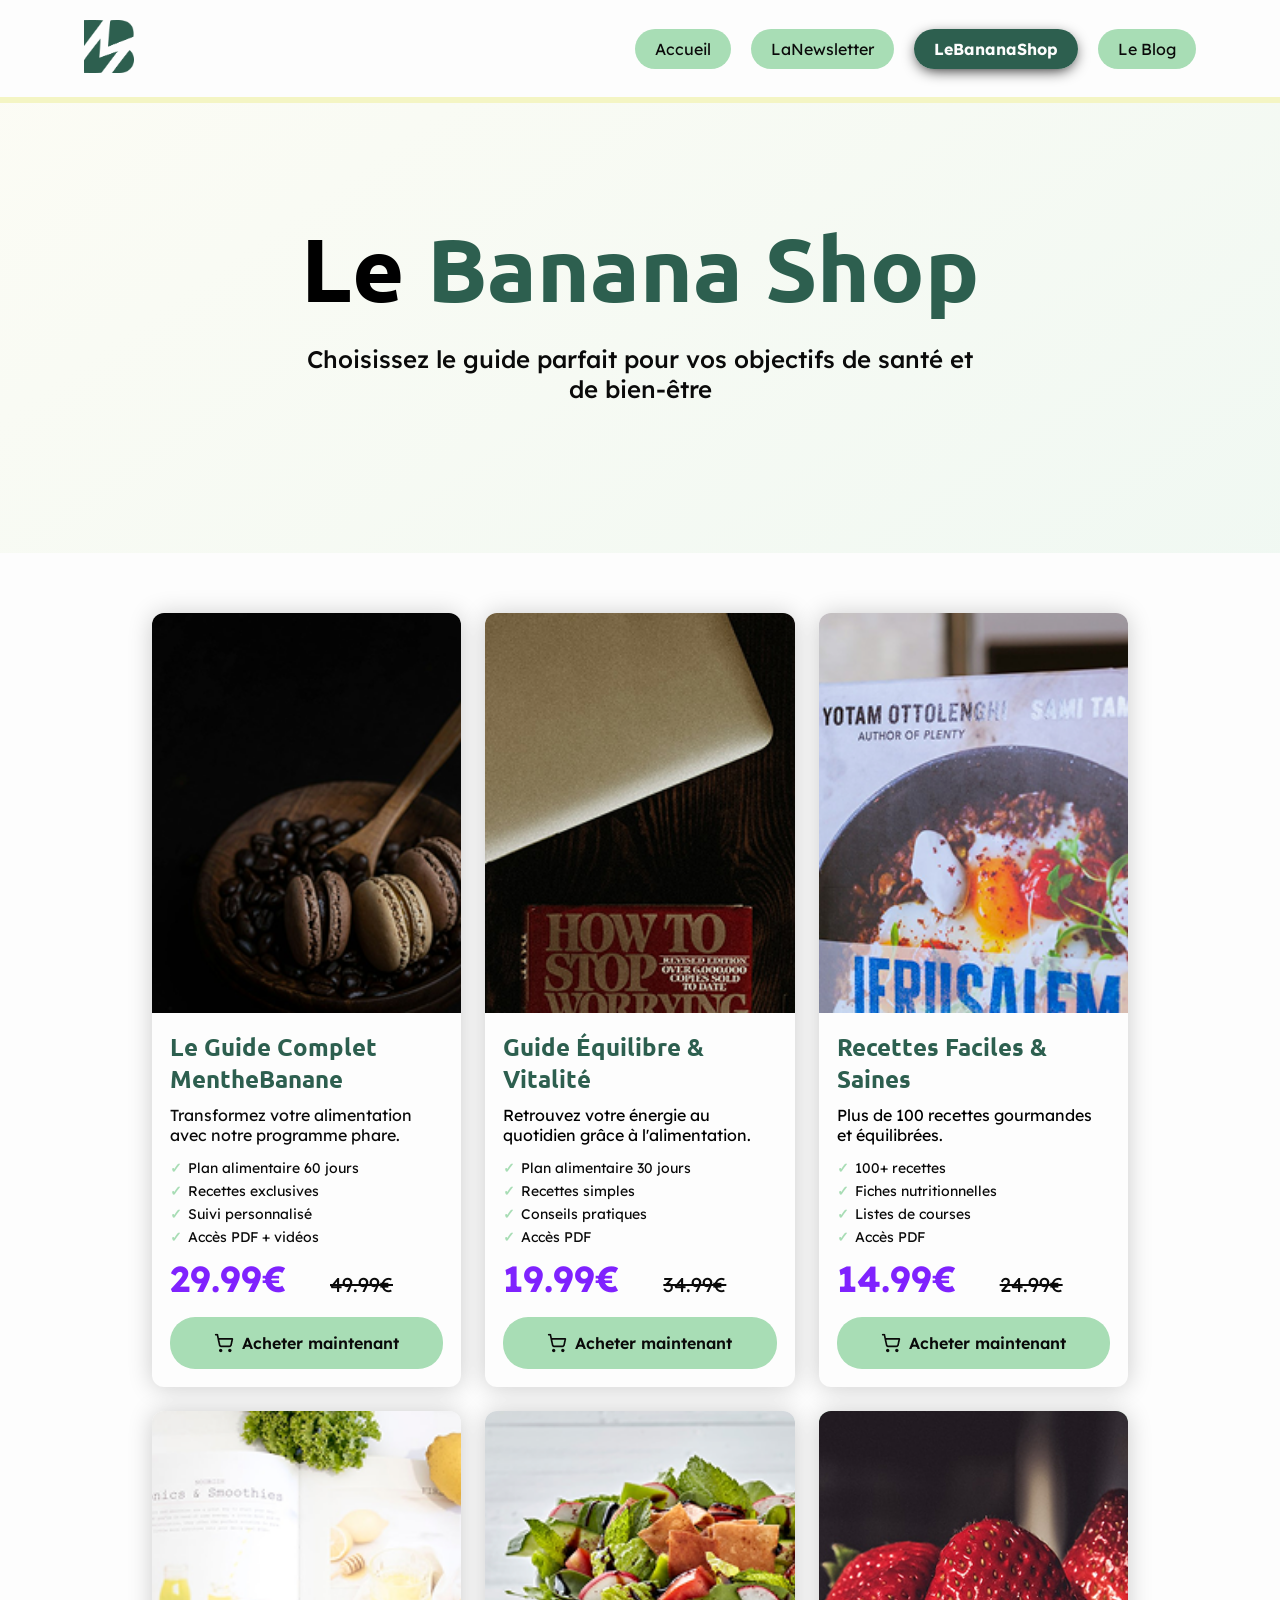
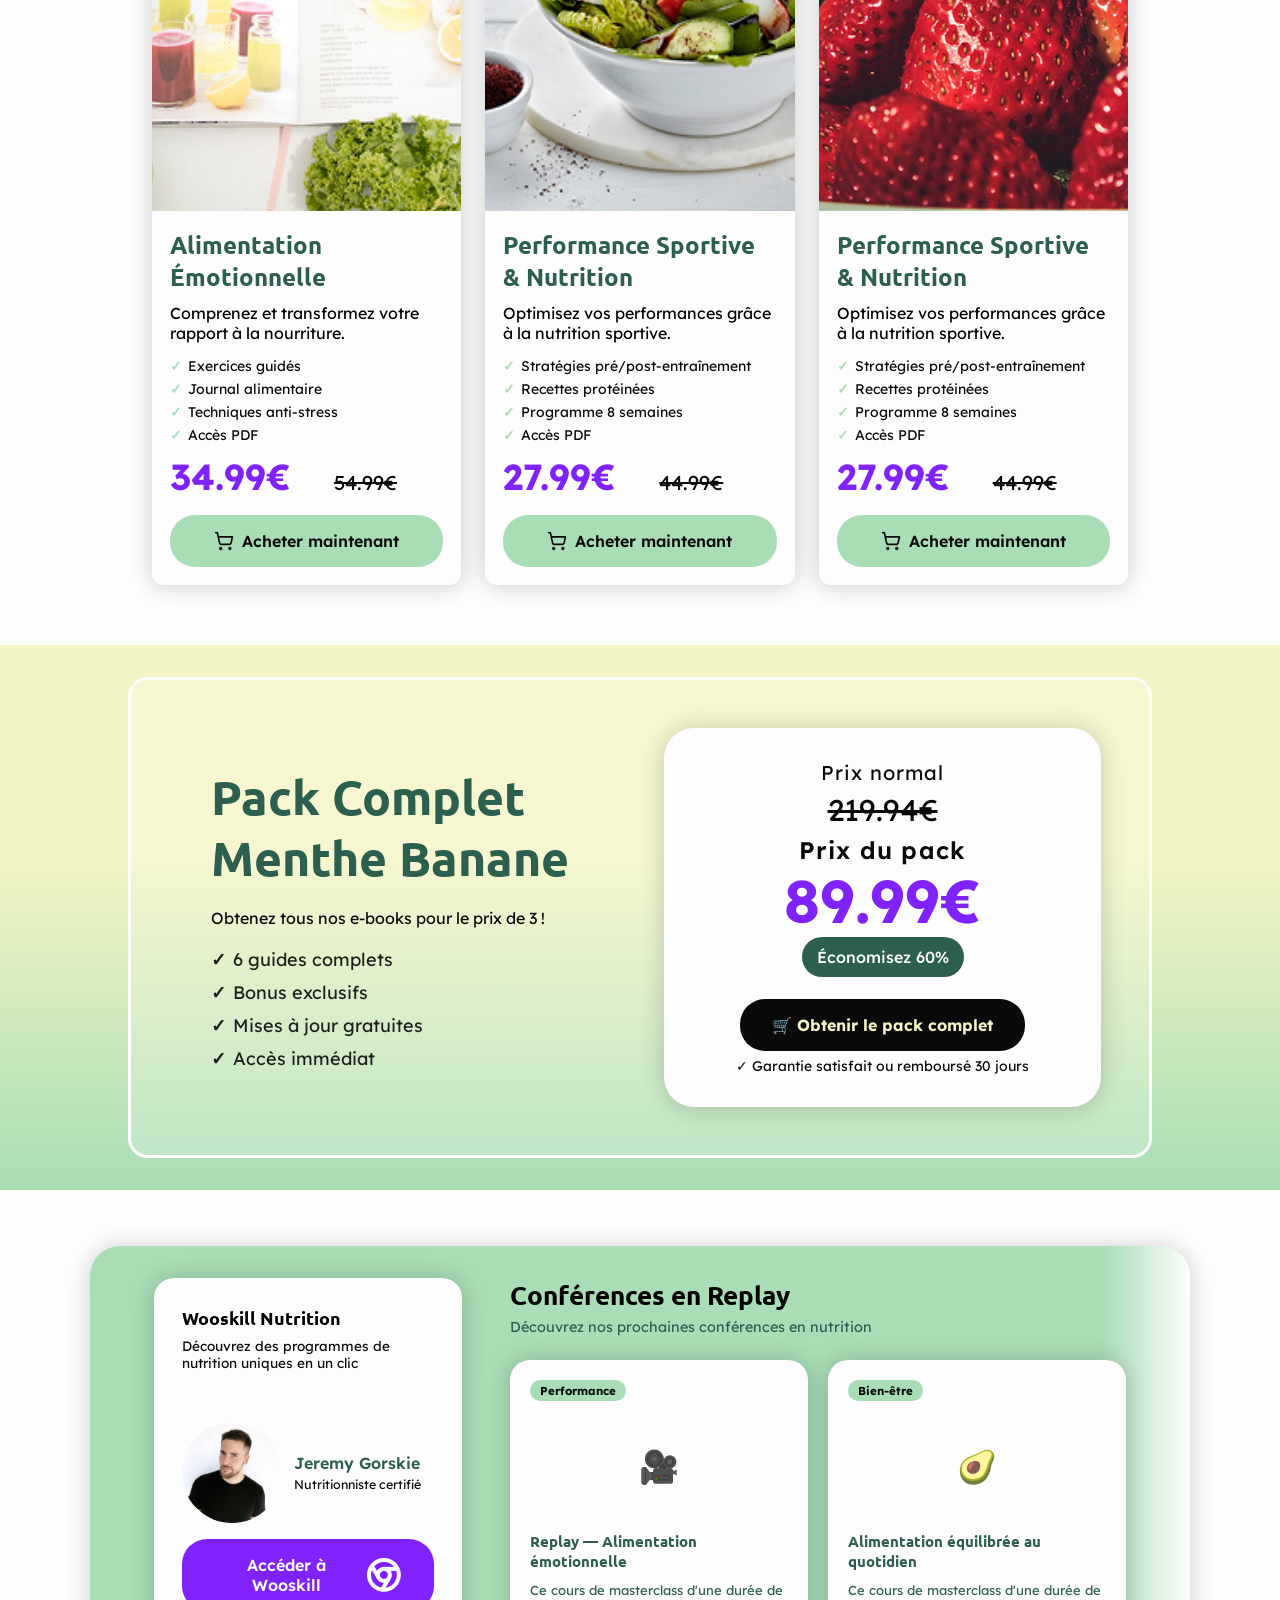
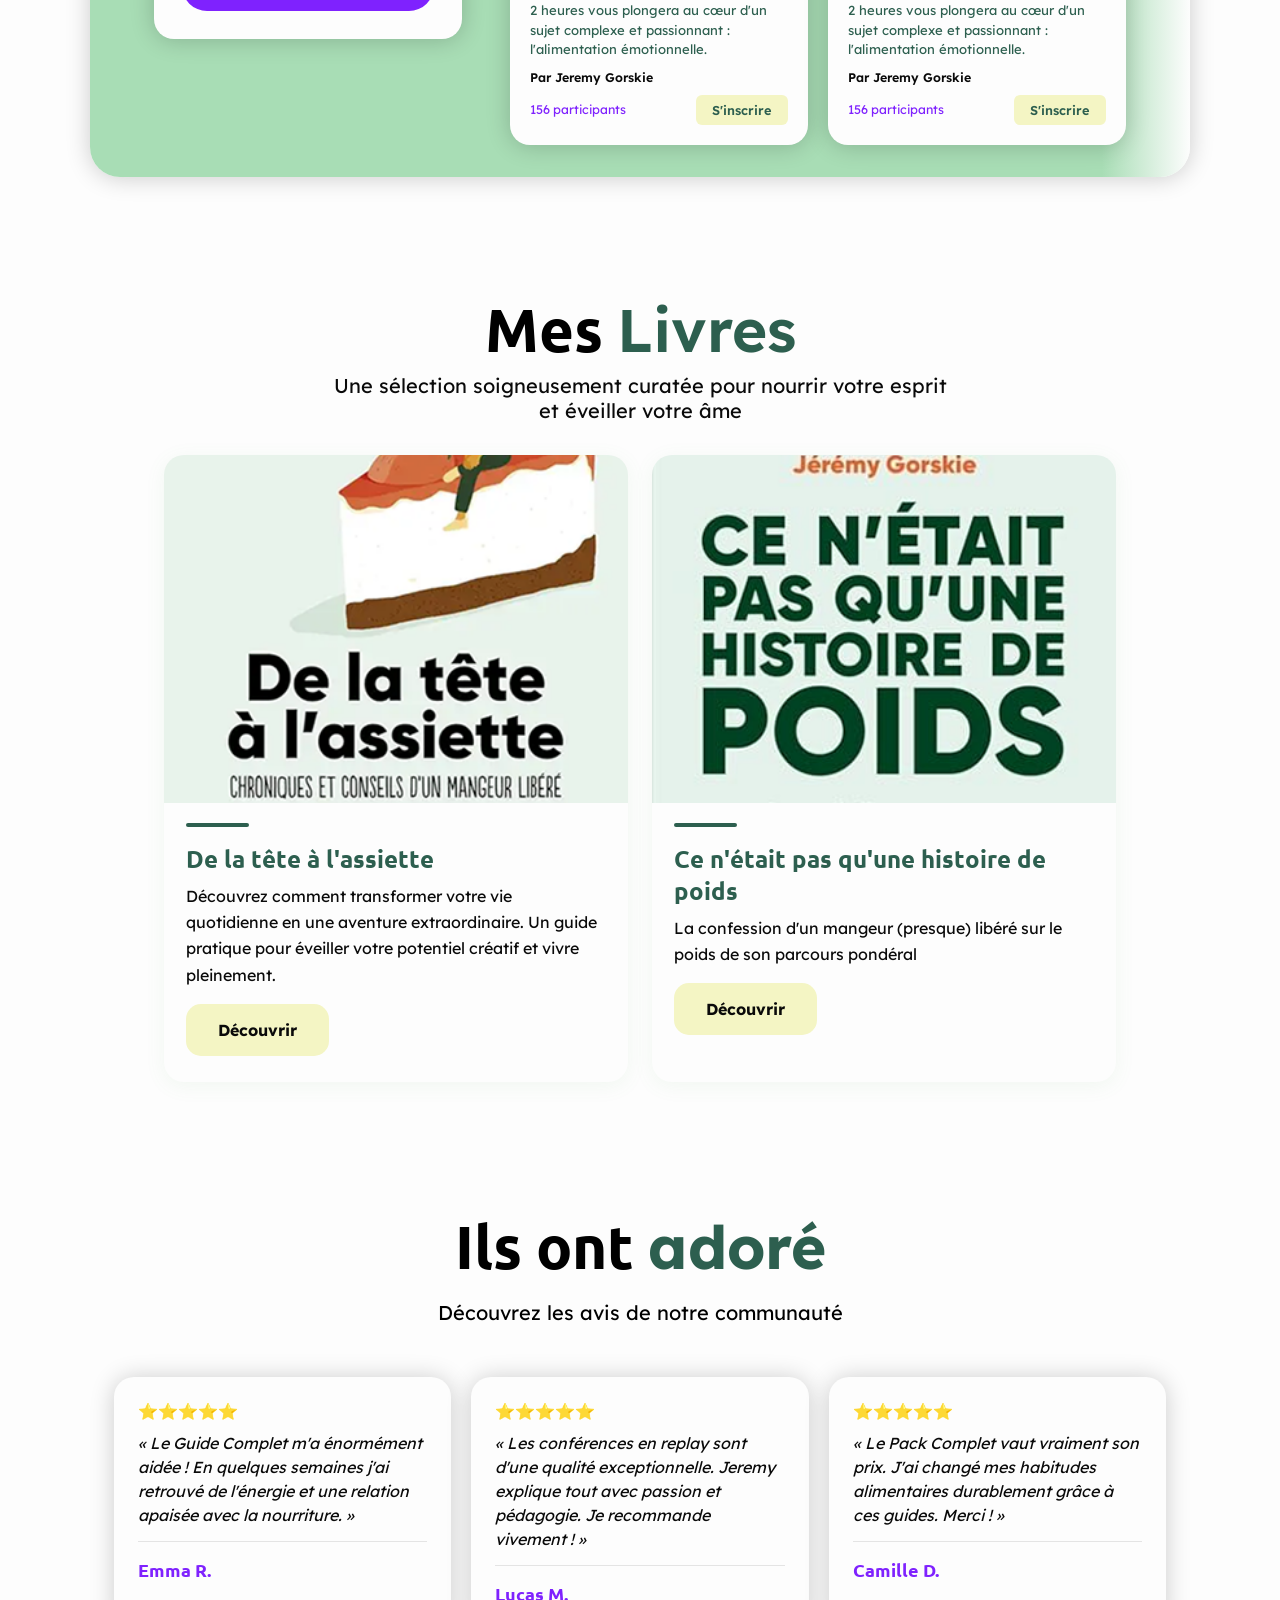
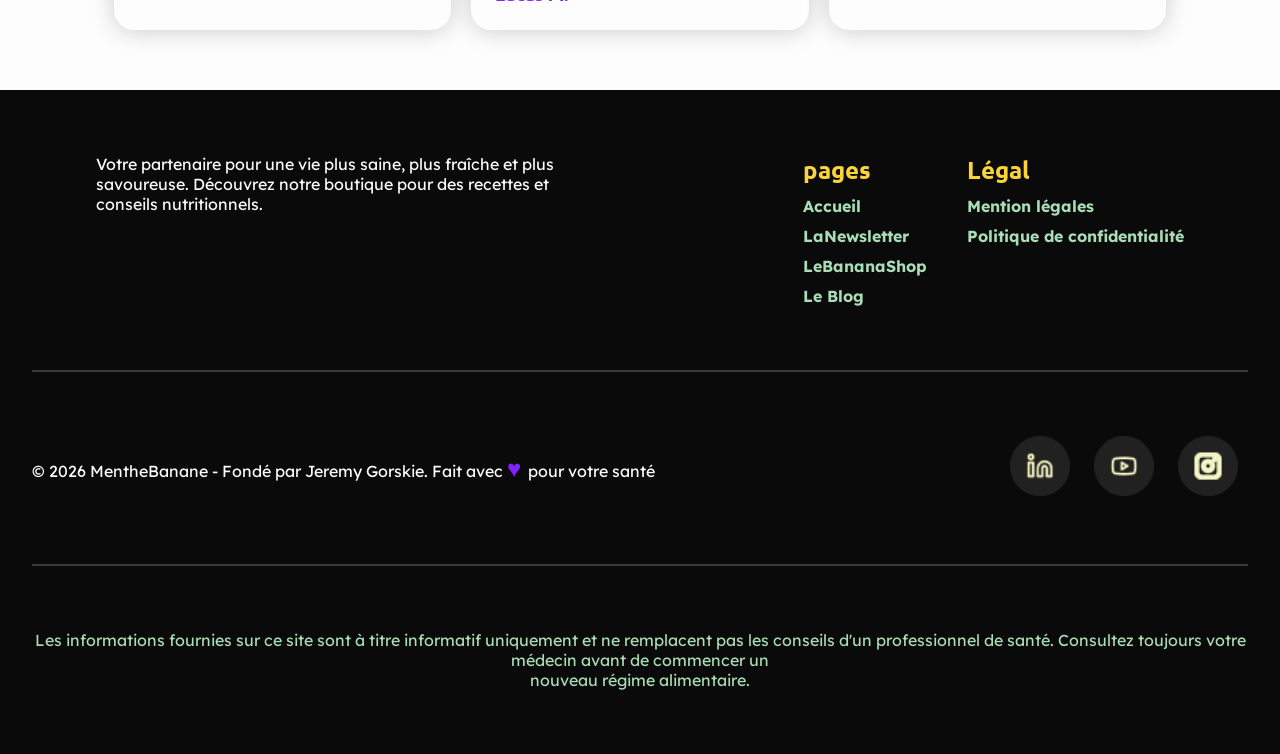
<file: bananaShop.html>
<!doctype html>
<html lang="fr">
  <head>
    <meta charset="UTF-8" />
    <meta name="viewport" content="width=device-width, initial-scale=1.0" />
    <title>Menthe-Banane</title>
    <link rel="stylesheet" href="style.css" />
    <link rel="stylesheet" href="banana.css" />
    <link rel="preconnect" href="https://fonts.googleapis.com" />
    <link rel="preconnect" href="https://fonts.gstatic.com" crossorigin />
    <link
      href="https://fonts.googleapis.com/css2?family=Caveat+Brush&family=Lexend:wght@100..900&family=Ubuntu:ital,wght@0,300;0,400;0,500;0,700;1,300;1,400;1,500;1,700&display=swap"
      rel="stylesheet"
    />
  </head>

  <body>
    <header>
      <nav>
        <a href="index.html"><img src="img/logo.png" alt="" /></a>
        <ul>
          <li><a href="index.html">Accueil</a></li>
          <li><a href="newsletter.html">LaNewsletter</a></li>
          <li><a class="click-nav" href="bananaShop.html">LeBananaShop</a></li>
          <li><a href="blog.html">Le Blog</a></li>
        </ul>
      </nav>
      <hr class="hr-header" />
    </header>

    <main>
      <section class="hero">
        <div class="hero-container">
          <h1>Le <span class="dark-green">Banana Shop</span></h1>
          <p class="hero-subtitle">
            Choisissez le guide parfait pour vos objectifs de santé et de
            bien-être
          </p>
        </div>
      </section>

      <!-- ══════════════════════════════════════════════════════════
     PRODUITS
══════════════════════════════════════════════════════════ -->
      <section class="shop">
        <div class="container-shop">
          <div class="shop-grid">
            <!-- Card 1 -->
            <article class="product-card">
              <div class="card-img-placeholder">
                <img class="card-img" src="img/macaron.png" alt="" />
              </div>
              <div class="card-body">
                <h3>Le Guide Complet MentheBanane</h3>
                <p class="card-label">
                  Transformez votre alimentation avec notre programme phare.
                </p>
                <ul class="features-shop">
                  <li>Plan alimentaire 60 jours</li>
                  <li>Recettes exclusives</li>
                  <li>Suivi personnalisé</li>
                  <li>Accès PDF + vidéos</li>
                </ul>
                <p class="price">
                  29.99€
                  <small>49.99€</small>
                </p>
                <button class="btn-green">
                  <img src="img/market.png" alt="" /> Acheter maintenant
                </button>
              </div>
            </article>

            <!-- Card 2 -->
            <article class="product-card">
              <div class="card-img-placeholder">
                <img class="card-img" src="img/pc.png" alt="" />
              </div>
              <div class="card-body">
                <h3>Guide Équilibre &amp; Vitalité</h3>
                <p>
                  Retrouvez votre énergie au quotidien grâce à l'alimentation.
                </p>
                <ul class="features-shop">
                  <li>Plan alimentaire 30 jours</li>
                  <li>Recettes simples</li>
                  <li>Conseils pratiques</li>
                  <li>Accès PDF</li>
                </ul>
                <p class="price">
                  19.99€
                  <small>34.99€</small>
                </p>
                <button class="btn-green">
                  <img src="img/market.png" alt="" /> Acheter maintenant
                </button>
              </div>
            </article>

            <!-- Card 3 -->
            <article class="product-card">
              <div class="card-img-placeholder">
                <img class="card-img" src="img/recette2.png" alt="" />
              </div>
              <div class="card-body">
                <h3>Recettes Faciles &amp; Saines</h3>
                <p>Plus de 100 recettes gourmandes et équilibrées.</p>
                <ul class="features-shop">
                  <li>100+ recettes</li>
                  <li>Fiches nutritionnelles</li>
                  <li>Listes de courses</li>
                  <li>Accès PDF</li>
                </ul>
                <p class="price">
                  14.99€
                  <small>24.99€</small>
                </p>
                <button class="btn-green">
                  <img src="img/market.png" alt="" /> Acheter maintenant
                </button>
              </div>
            </article>

            <!-- Card 4 -->
            <article class="product-card">
              <div class="card-img-placeholder">
                <img class="card-img" src="img/recette.png" alt="" />
              </div>
              <div class="card-body">
                <h3>Alimentation Émotionnelle</h3>
                <p>Comprenez et transformez votre rapport à la nourriture.</p>
                <ul class="features-shop">
                  <li>Exercices guidés</li>
                  <li>Journal alimentaire</li>
                  <li>Techniques anti-stress</li>
                  <li>Accès PDF</li>
                </ul>
                <p class="price">
                  34.99€
                  <small>54.99€</small>
                </p>
                <button class="btn-green">
                  <img src="img/market.png" alt="" /> Acheter maintenant
                </button>
              </div>
            </article>

            <!-- Card 5 -->
            <article class="product-card">
              <div class="card-img-placeholder">
                <img class="card-img" src="img/salade.png" alt="" />
              </div>
              <div class="card-body">
                <h3>Performance Sportive &amp; Nutrition</h3>
                <p>Optimisez vos performances grâce à la nutrition sportive.</p>
                <ul class="features-shop">
                  <li>Stratégies pré/post-entraînement</li>
                  <li>Recettes protéinées</li>
                  <li>Programme 8 semaines</li>
                  <li>Accès PDF</li>
                </ul>
                <p class="price">
                  27.99€
                  <small>44.99€</small>
                </p>
                <button class="btn-green">
                  <img src="img/market.png" alt="" /> Acheter maintenant
                </button>
              </div>
            </article>

            <!-- Card 6 -->
            <article class="product-card">
              <div class="card-img-placeholder">
                <img class="card-img" src="img/fraise.png" alt="" />
              </div>
              <div class="card-body">
                <h3>Performance Sportive &amp; Nutrition</h3>
                <p>Optimisez vos performances grâce à la nutrition sportive.</p>
                <ul class="features-shop">
                  <li>Stratégies pré/post-entraînement</li>
                  <li>Recettes protéinées</li>
                  <li>Programme 8 semaines</li>
                  <li>Accès PDF</li>
                </ul>
                <p class="price">
                  27.99€
                  <small>44.99€</small>
                </p>
                <button class="btn-green">
                  <img src="img/market.png" alt="" /> Acheter maintenant
                </button>
              </div>
            </article>
          </div>
        </div>
      </section>

      <!-- ══════════════════════════════════════════════════════════
     OFFRE SPÉCIALE
══════════════════════════════════════════════════════════ -->
      <div class="offer-back">
        <div>
          <aside class="special-offer section">
            <div class="pack">
              <h2>
                Pack Complet <br />
                Menthe Banane
              </h2>
              <p>Obtenez tous nos e-books pour le prix de 3 !</p>
              <ul>
                <li>6 guides complets</li>
                <li>Bonus exclusifs</li>
                <li>Mises à jour gratuites</li>
                <li>Accès immédiat</li>
              </ul>
            </div>
            <div class="offer-pricing">
              <span class="label">Prix normal</span>
              <p class="old-price">219.94€</p>
              <span class="label-2">Prix du pack</span>
              <p class="new-price">89.99€</p>
              <span class="saving">Économisez 60%</span>
              <button class="btn-green">🛒 Obtenir le pack complet</button>
              <p class="guarantee">
                ✓ Garantie satisfait ou remboursé 30 jours
              </p>
            </div>
          </aside>
        </div>
      </div>

      <!-- ══════════════════════════════════════════════════════════
     WOOSKILL + CONFÉRENCES
══════════════════════════════════════════════════════════ -->
      <section class="wooskill-section">
        <div class="container wooskill-inner">
          <!-- Wooskill card -->
          <div class="wooskill-card">
            <h4>Wooskill Nutrition</h4>
            <p>Découvrez des programmes de nutrition uniques en un clic</p>
            <div class="author-row">
              <div class="author-avatar">
                <img
                  src="img/jeremy.png"
                  alt=""
                  style="
                    width: 100px;
                    height: 100px;
                    border-radius: 50%;
                    object-fit: cover;
                    display: block;
                  "
                />
              </div>
              <div>
                <p class="author-name">Jeremy Gorskie</p>
                <span class="author-title">Nutritionniste certifié</span>
              </div>
            </div>
            <button class="btn-purple">
              Accéder à Wooskill <img src="img/Chrome.png" alt="" />
            </button>
          </div>

          <!-- Conférences -->
          <div class="conferences">
            <h2>Conférences en Replay</h2>
            <p>Découvrez nos prochaines conférences en nutrition</p>
            <div class="conf-grid">
              <article class="conf-card">
                <span class="conf-tag">Performance</span>
                <div class="conf-img-placeholder">🎥</div>
                <h3>Replay — Alimentation émotionnelle</h3>
                <p>
                  Ce cours de masterclass d'une durée de 2 heures vous plongera
                  au cœur d'un sujet complexe et passionnant : l'alimentation
                  émotionnelle.
                </p>
                <span class="conf-author">Par Jeremy Gorskie</span>
                <div class="conf-footer">
                  <p>156 participants</p>
                  <button>S'inscrire</button>
                </div>
              </article>

              <article class="conf-card">
                <span class="conf-tag">Bien-être</span>
                <div class="conf-img-placeholder">🥑</div>
                <h3>Alimentation équilibrée au quotidien</h3>
                <p>
                  Ce cours de masterclass d'une durée de 2 heures vous plongera
                  au cœur d'un sujet complexe et passionnant : l'alimentation
                  émotionnelle.
                </p>
                <span class="conf-author">Par Jeremy Gorskie</span>
                <div class="conf-footer">
                  <p>156 participants</p>
                  <button>S'inscrire</button>
                </div>
              </article>
            </div>
          </div>
        </div>
      </section>

      <!-- ══════════════════════════════════════════════════════════
     LIVRES
══════════════════════════════════════════════════════════ -->
      <!-- BOOKS -->
      <section class="books-section">
        <div class="books-header">
          <h2>Mes <span class="dark-green">Livres</span></h2>
          <p>
            Une sélection soigneusement curatée pour nourrir votre esprit <br />
            et éveiller votre âme
          </p>
        </div>

        <div class="books-grid">
          <div class="book-card">
            <img
              class="book-cover"
              src="img/livre 1.png"
              alt="De la tête à l'assiette"
            />
            <div class="book-body">
              <hr />
              <h3>De la tête à l'assiette</h3>
              <p>
                Découvrez comment transformer votre vie quotidienne en une
                aventure extraordinaire. Un guide pratique pour éveiller votre
                potentiel créatif et vivre pleinement.
              </p>
              <button class="btn-outline-book">
                <a
                  target="_blank"
                  style="text-decoration: none; color: var(--black)"
                  href="https://www.amazon.fr/t%C3%AAte-lassiette-Chroniques-conseils-mangeur/dp/2266343025/ref=sr_1_1?crid=32TIX7FGGVU2Q&dib=eyJ2IjoiMSJ9.ErMxaTdS1QAzVaqBw8o-euHZU_xElz7AiUZeGrHk2di7Ygdeo0oLIxEAvfDXQhOp.2zMLkLfJ_yro-TKgLHljjKNX1OFx0p4G7APKdXOt9Ig&dib_tag=se&keywords=j%C3%A9r%C3%A9my+gorskie&qid=1774432705&sprefix=%2Caps%2C241&sr=8-1"
                  >Découvrir</a
                >
              </button>
            </div>
          </div>

          <div class="book-card">
            <img
              class="book-cover"
              src="img/livre 2.png"
              alt="Ce n'était pas qu'une histoire de poids"
            />
            <div class="book-body">
              <hr />
              <h3>Ce n'était pas qu'une histoire de poids</h3>
              <p>
                La confession d'un mangeur (presque) libéré sur le poids de son
                parcours pondéral
              </p>
               <button class="btn-outline-book">
                <a
                  target="_blank"
                  style="text-decoration: none; color: var(--black)"
                  href="https://www.amazon.fr/n%C3%A9tait-pas-quune-histoire-poids-ebook/dp/B0CWK2VDG7/ref=sr_1_2?crid=32TIX7FGGVU2Q&dib=eyJ2IjoiMSJ9.ErMxaTdS1QAzVaqBw8o-euHZU_xElz7AiUZeGrHk2di7Ygdeo0oLIxEAvfDXQhOp.2zMLkLfJ_yro-TKgLHljjKNX1OFx0p4G7APKdXOt9Ig&dib_tag=se&keywords=j%C3%A9r%C3%A9my+gorskie&qid=1774432726&sprefix=%2Caps%2C241&sr=8-2"
                  >Découvrir</a
                >
              </button>
            </div>
          </div>
        </div>
      </section>

      <!-- ══════════════════════════════════════════════════════════
     AVIS
══════════════════════════════════════════════════════════ -->
      <section class="reviews-section">
        <div class="container">
          <div class="reviews-header">
            <h2 class="section-title">
              Ils ont <span class="dark-green">adoré</span>
            </h2>
            <p class="section-sub">Découvrez les avis de notre communauté</p>
          </div>
          <div class="reviews-grid">
            <article class="review-card">
              <p class="review-stars">⭐⭐⭐⭐⭐</p>
              <p class="review-text">
                « Le Guide Complet m'a énormément aidée ! En quelques semaines
                j'ai retrouvé de l'énergie et une relation apaisée avec la
                nourriture. »
              </p>
              <hr
                style="
                  background-color: rgba(10, 10, 10, 0.1);
                  margin-bottom: 1rem;
                  padding: 0.6px;
                  border: none;
                "
              />
              <h3 class="review-author">Emma R.</h3>
            </article>

            <article class="review-card">
              <p class="review-stars">⭐⭐⭐⭐⭐</p>
              <p class="review-text">
                « Les conférences en replay sont d'une qualité exceptionnelle.
                Jeremy explique tout avec passion et pédagogie. Je recommande
                vivement ! »
              </p>
              <hr
                style="
                  background-color: rgba(10, 10, 10, 0.1);
                  margin-bottom: 1rem;
                  padding: 0.6px;
                  border: none;
                "
              />
              <h3 class="review-author">Lucas M.</h3>
            </article>

            <article class="review-card">
              <p class="review-stars">⭐⭐⭐⭐⭐</p>
              <p class="review-text">
                « Le Pack Complet vaut vraiment son prix. J'ai changé mes
                habitudes alimentaires durablement grâce à ces guides. Merci ! »
              </p>
              <hr
                style="
                  background-color: rgba(10, 10, 10, 0.1);
                  margin-bottom: 1rem;
                  padding: 0.6px;
                  border: none;
                "
              />
              <h3 class="review-author">Camille D.</h3>
            </article>
          </div>
        </div>
      </section>
    </main>

    <footer>
      <div class="footer-up">
        <p>
          Votre partenaire pour une vie plus saine, plus fraîche et plus
          savoureuse. Découvrez notre boutique pour des recettes et conseils
          nutritionnels.
        </p>
        <div class="link-container">
          <div class="link-footer">
            <h4>pages</h4>
            <ul>
              <li><a href="index.html">Accueil</a></li>
              <li><a href="newsletter.html">LaNewsletter</a></li>
              <li><a href="banana.html">LeBananaShop</a></li>
              <li><a href="blog.html">Le Blog</a></li>
            </ul>
          </div>
          <div class="link-footer">
            <h4>Légal</h4>
            <ul>
              <li><a href="#">Mention légales</a></li>
              <li><a href="#">Politique de confidentialité</a></li>
            </ul>
          </div>
        </div>
      </div>

      <hr class="hr-footer" />

      <div class="footer-midle">
        <p>
          © 2026 MentheBanane - Fondé par Jeremy Gorskie. Fait avec
          <span> ♥ </span> pour votre santé
        </p>
        <div>
          <a
            target="_blank"
            href="https://www.linkedin.com/in/jeremy-gorskie-aa960a170/"
            ><img src="img/Link.png" alt=""
          /></a>
          <a target="_blank" href="https://www.youtube.com/@Menthe_Banane"
            ><img src="img/yout.png" alt=""
          /></a>
          <a target="_blank" href="https://www.instagram.com/menthe_banane/"
            ><img src="img/insta.png" alt=""
          /></a>
        </div>
      </div>

      <hr class="hr-footer" />

      <p class="light-green footer-down">
        Les informations fournies sur ce site sont à titre informatif uniquement
        et ne remplacent pas les conseils d'un professionnel de santé. Consultez
        toujours votre médecin avant de commencer un <br />
        nouveau régime alimentaire.
      </p>
    </footer>

    <script src="app.js"></script>
  </body>
</html>
</file>
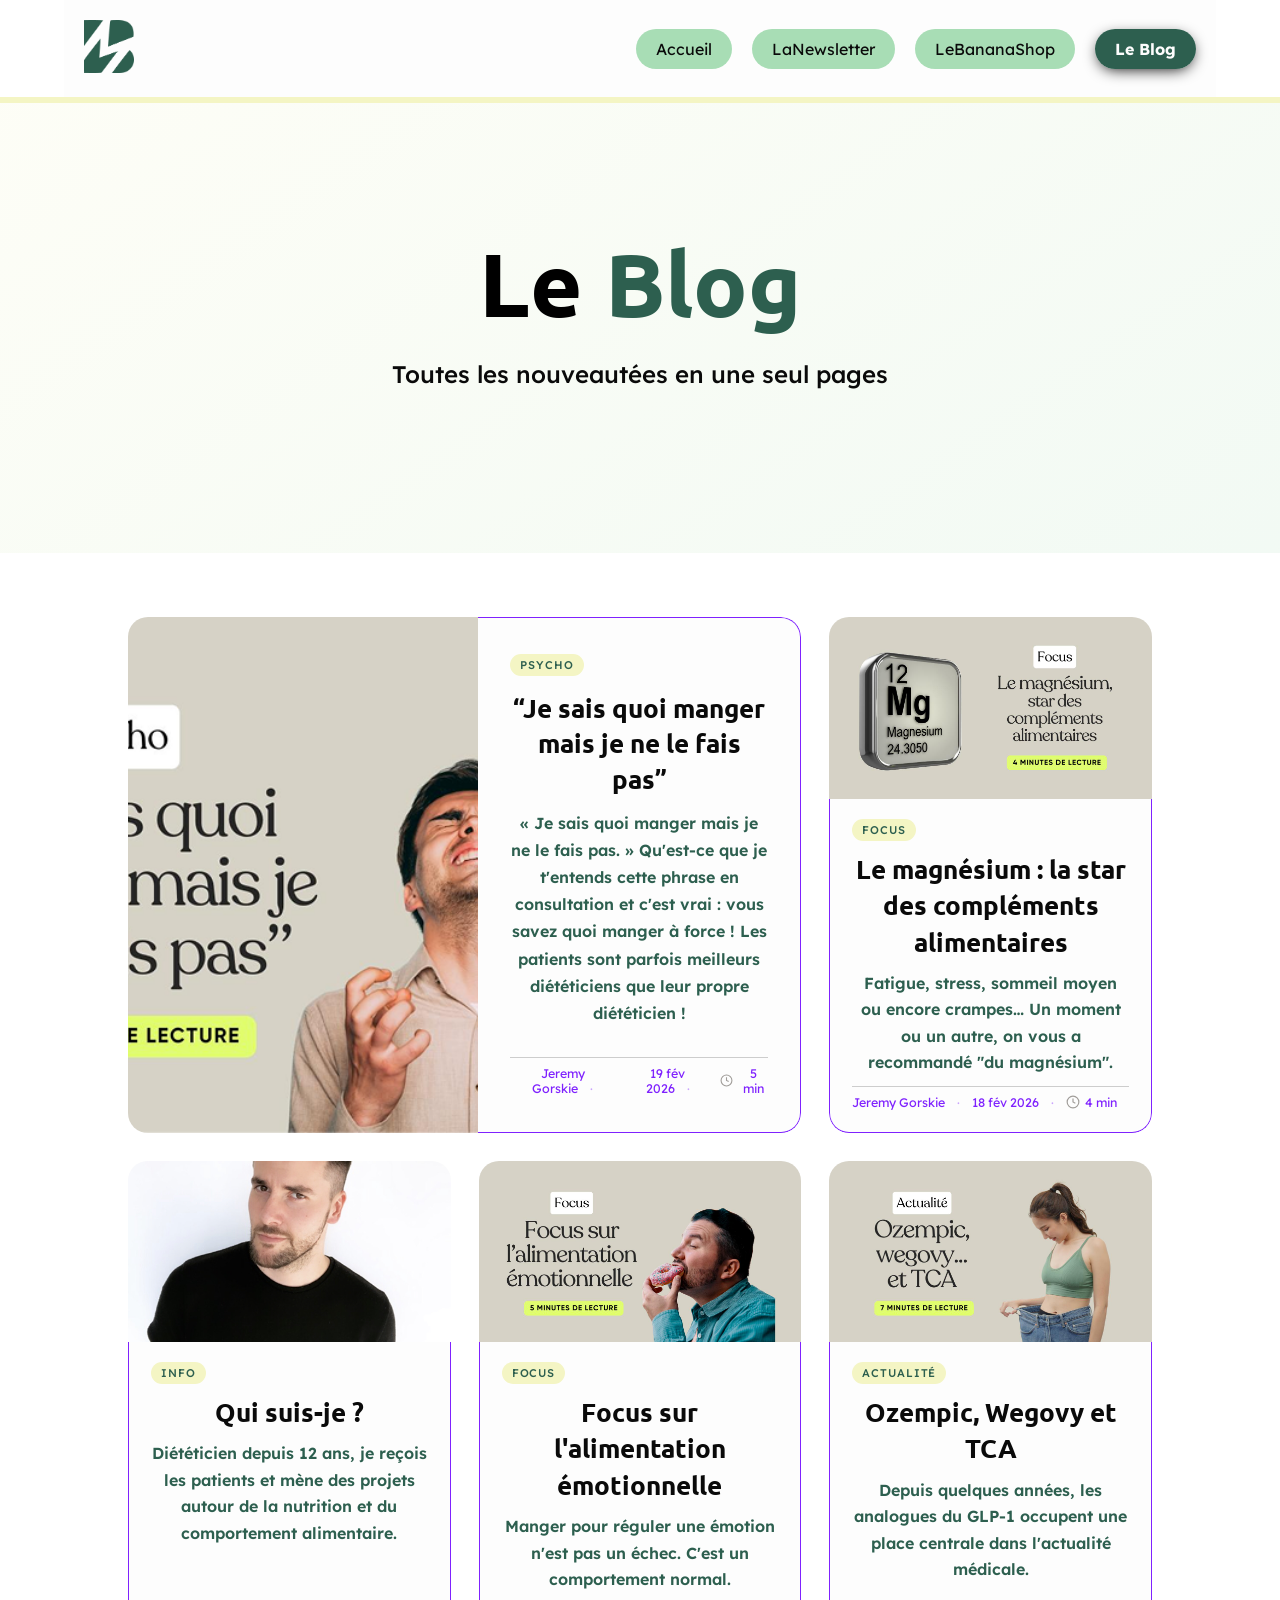
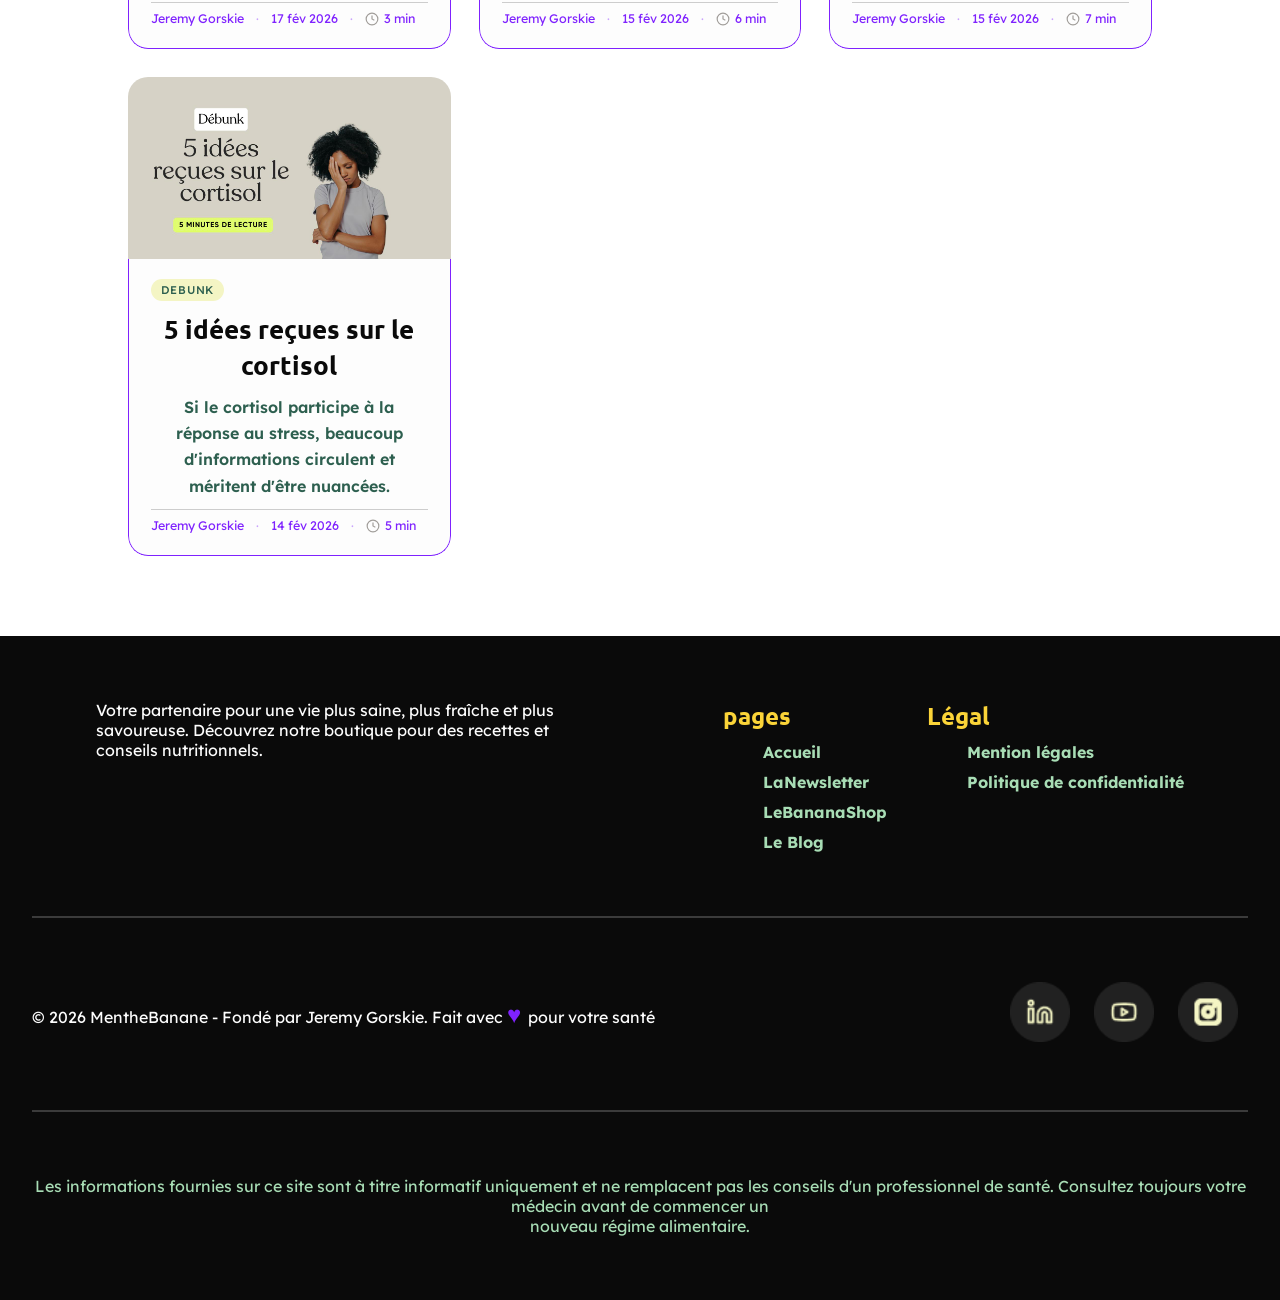
<file: blog.html>
<!doctype html>
<html lang="fr">
  <head>
    <meta charset="UTF-8" />
    <meta name="viewport" content="width=device-width, initial-scale=1.0" />
    <title>Menthe-Banane</title>
    <link rel="stylesheet" href="style.css" />
    <link rel="preconnect" href="https://fonts.googleapis.com" />
    <link rel="preconnect" href="https://fonts.gstatic.com" crossorigin />
    <link
      href="https://fonts.googleapis.com/css2?family=Caveat+Brush&family=Lexend:wght@100..900&family=Ubuntu:ital,wght@0,300;0,400;0,500;0,700;1,300;1,400;1,500;1,700&display=swap"
      rel="stylesheet"
    />
  </head>
  <body>
    <header>
      <nav>
        <a href="index.html"><img src="img/logo.png" alt=""></a>
        <ul>
          <li><a href="index.html">Accueil</a></li>
          <li><a href="newsletter.html">LaNewsletter</a></li>
          <li><a href="bananaShop.html">LeBananaShop</a></li>
          <li><a class="click-nav" href="blog.html">Le Blog</a></li>
        </ul>
      </nav>
      <hr class="hr-header"/>
    </header>

    <main>
      <section class="hero">
        <div class="hero-container">
          <h1>Le <span class="dark-green">Blog</span></h1>
          <p class="hero-subtitle">Toutes les nouveautées en une seul pages</p>
        </div>
      </section>

      <section class="blog section">
        <div class="blog-grid">
          <!-- ARTICLE PRINCIPAL -->
          <article class="card card-large">
            <div class="card-image">
              <img
                src="img/je sais quoi manger.png"
                alt=""
              />
            </div>

            <div class="card-content">
              <span class="tag">Psycho</span>

              <h2>“Je sais quoi manger mais je ne le fais pas”</h2>

              <p>
                « Je sais quoi manger mais je ne le fais pas. » Qu'est-ce que je
                t'entends cette phrase en consultation et c'est vrai : vous
                savez quoi manger à force ! Les patients sont parfois meilleurs
                diététiciens que leur propre diététicien !
              </p>

              <div class="card-meta">
                <span>Jeremy Gorskie</span>
                <span>19 fév 2026</span>
                <span class="reading-time">5 min</span>
              </div>
            </div>
          </article>

          <!-- ARTICLE -->
          <article class="card">
            <div class="card-image">
              <img src="img/magnesium.jpeg" alt="" />
            </div>

            <div class="card-content">
              <span class="tag">Focus</span>

              <h3>Le magnésium : la star des compléments alimentaires</h3>

              <p>
                Fatigue, stress, sommeil moyen ou encore crampes… Un moment ou
                un autre, on vous a recommandé "du magnésium".
              </p>

              <div class="card-meta">
                <span>Jeremy Gorskie</span>
                <span>18 fév 2026</span>
                <span class="reading-time">4 min</span>
              </div>
            </div>
          </article>

          <!-- ARTICLE -->
          <article class="card">
            <div class="card-image">
              <img src="img/jeremy.png" alt="" />
            </div>

            <div class="card-content">
              <span class="tag">Info</span>

              <h3>Qui suis-je ?</h3>

              <p>
                Diététicien depuis 12 ans, je reçois les patients et mène des
                projets autour de la nutrition et du comportement alimentaire.
              </p>

              <div class="card-meta">
                <span>Jeremy Gorskie</span>
                <span>17 fév 2026</span>
                <span class="reading-time">3 min</span>
              </div>
            </div>
          </article>

          <!-- ARTICLE -->
          <article class="card">
            <div class="card-image">
              <img src="img/focus.jpeg" alt="" />
            </div>

            <div class="card-content">
              <span class="tag">Focus</span>

              <h3>Focus sur l'alimentation émotionnelle</h3>

              <p>
                Manger pour réguler une émotion n'est pas un échec. C'est un
                comportement normal.
              </p>

              <div class="card-meta">
                <span>Jeremy Gorskie</span>
                <span>15 fév 2026</span>
                <span class="reading-time">6 min</span>
              </div>
            </div>
          </article>

          <!-- ARTICLE -->
          <article class="card">
            <div class="card-image">
              <img src="img/ozempic.jpeg" alt="" />
            </div>

            <div class="card-content">
              <span class="tag">Actualité</span>

              <h3>Ozempic, Wegovy et TCA</h3>

              <p>
                Depuis quelques années, les analogues du GLP-1 occupent une
                place centrale dans l'actualité médicale.
              </p>

              <div class="card-meta">
                <span>Jeremy Gorskie</span>
                <span>15 fév 2026</span>
                <span class="reading-time">7 min</span>
              </div>
            </div>
          </article>

          <!-- ARTICLE -->
          <article class="card">
            <div class="card-image">
              <img src="img/5 idee.jpeg" alt="" />
            </div>

            <div class="card-content">
              <span class="tag">Debunk</span>

              <h3>5 idées reçues sur le cortisol</h3>

              <p>
                Si le cortisol participe à la réponse au stress, beaucoup
                d'informations circulent et méritent d'être nuancées.
              </p>

              <div class="card-meta">
                <span>Jeremy Gorskie</span>
                <span>14 fév 2026</span>
                <span class="reading-time">5 min</span>
              </div>
            </div>
          </article>

         
        </div>
      </section>
    </main>

<footer>
      <div class="footer-up">
        <p>
          Votre partenaire pour une vie plus saine, plus fraîche et plus
          savoureuse. Découvrez notre boutique pour des recettes et conseils
          nutritionnels.
        </p>
        <div class="link-container">
          <div class="link-footer">
            <h4>pages</h4>
            <ul>
              <li><a href="index.html">Accueil</a></li>
              <li><a href="newsletter.html">LaNewsletter</a></li>
              <li><a href="banana.html">LeBananaShop</a></li>
              <li><a href="blog.html">Le Blog</a></li>
            </ul>
          </div>
          <div class="link-footer">
            <h4>Légal</h4>
            <ul>
              <li><a href="#">Mention légales</a></li>
              <li><a href="#">Politique de confidentialité</a></li>
            </ul>
          </div>
        </div>
      </div>

      <hr class="hr-footer" />

      <div class="footer-midle">
        <p>
          © 2026 MentheBanane - Fondé par Jeremy Gorskie. Fait avec 
          <span> ♥ </span> pour votre santé
        </p>
        <div>
          <a target="_blank" href="https://www.linkedin.com/in/jeremy-gorskie-aa960a170/"><img src="img/Link.png" alt="" /></a>
          <a target="_blank" href="https://www.youtube.com/@Menthe_Banane"><img src="img/yout.png" alt="" /></a>
          <a target="_blank" href="https://www.instagram.com/menthe_banane/"><img src="img/insta.png" alt="" /></a>
        </div>
      </div>

      <hr class="hr-footer" />

      <p class="light-green footer-down">
        Les informations fournies sur ce site sont à titre informatif uniquement
        et ne remplacent pas les conseils d'un professionnel de santé. Consultez
        toujours votre médecin avant de commencer un <br> nouveau régime alimentaire.
      </p>
    </footer>

    <script src="app.js"></script>
  </body>
</html>
</file>
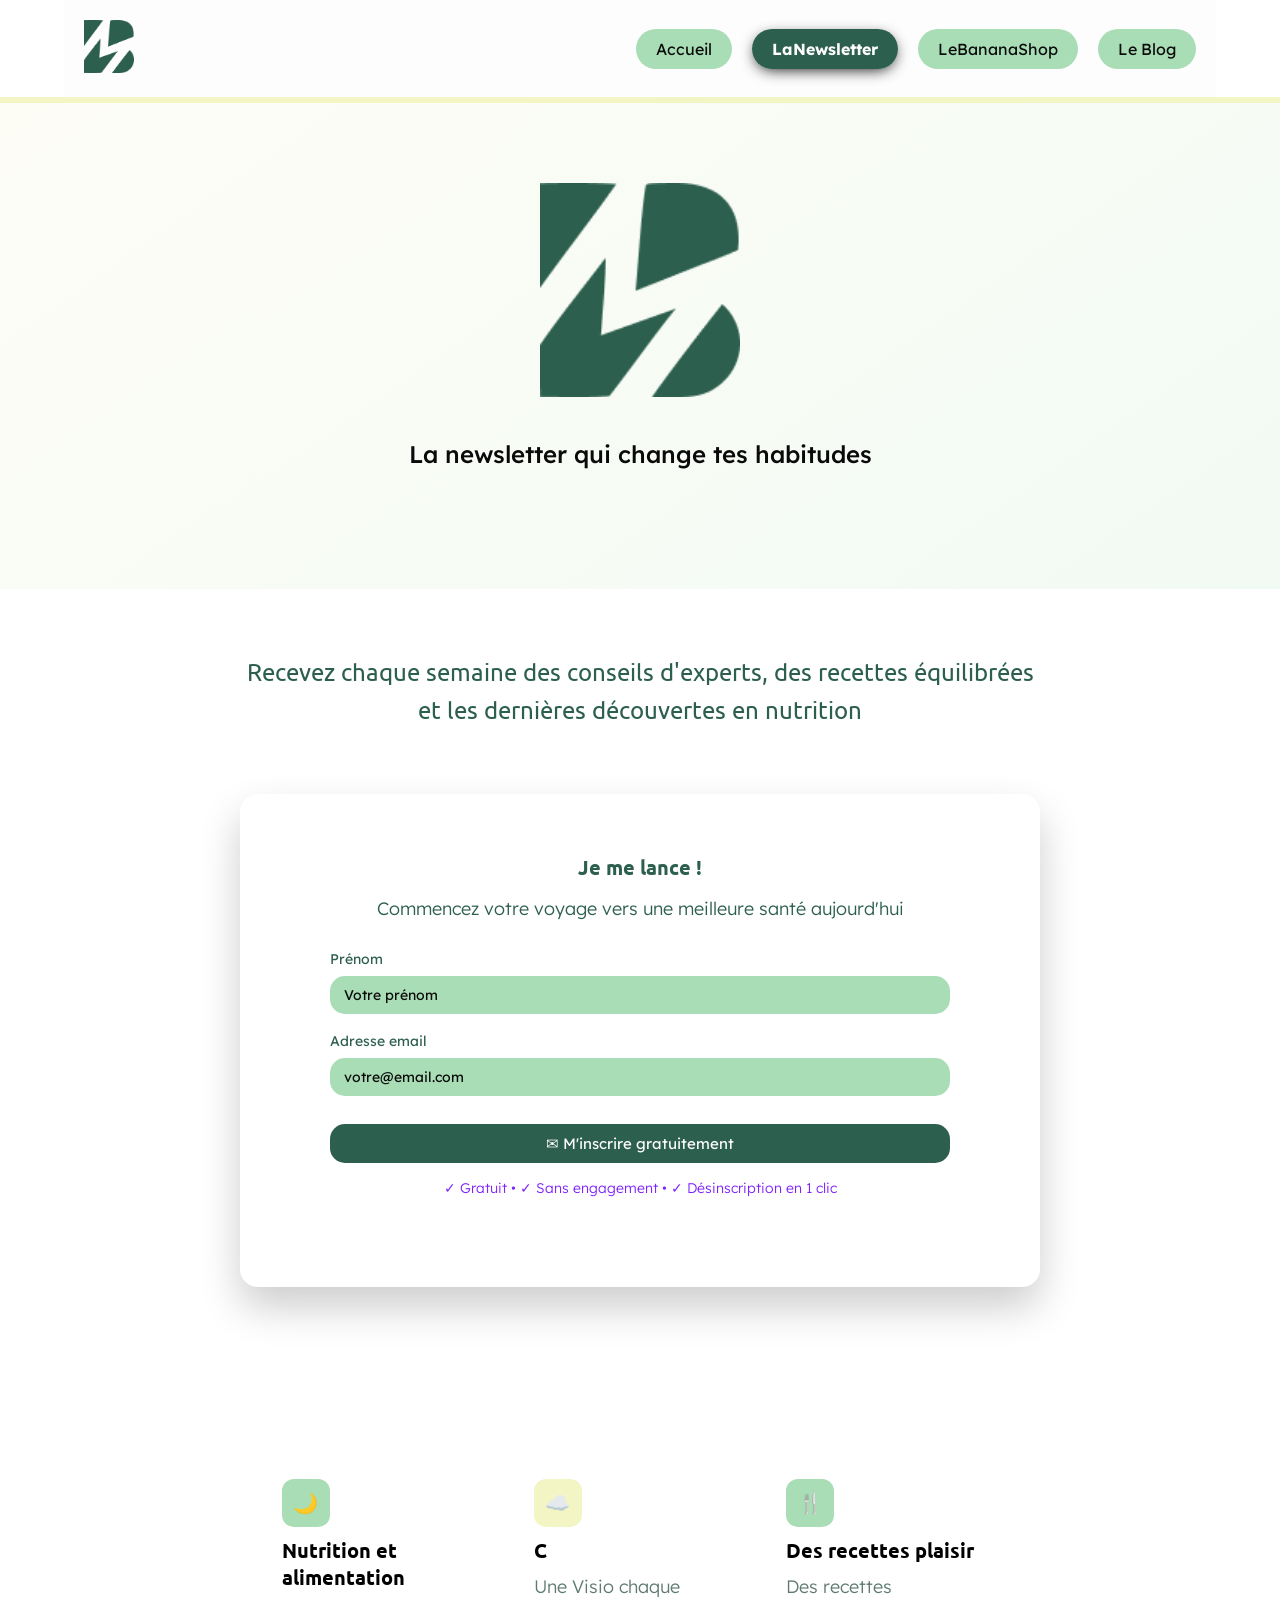
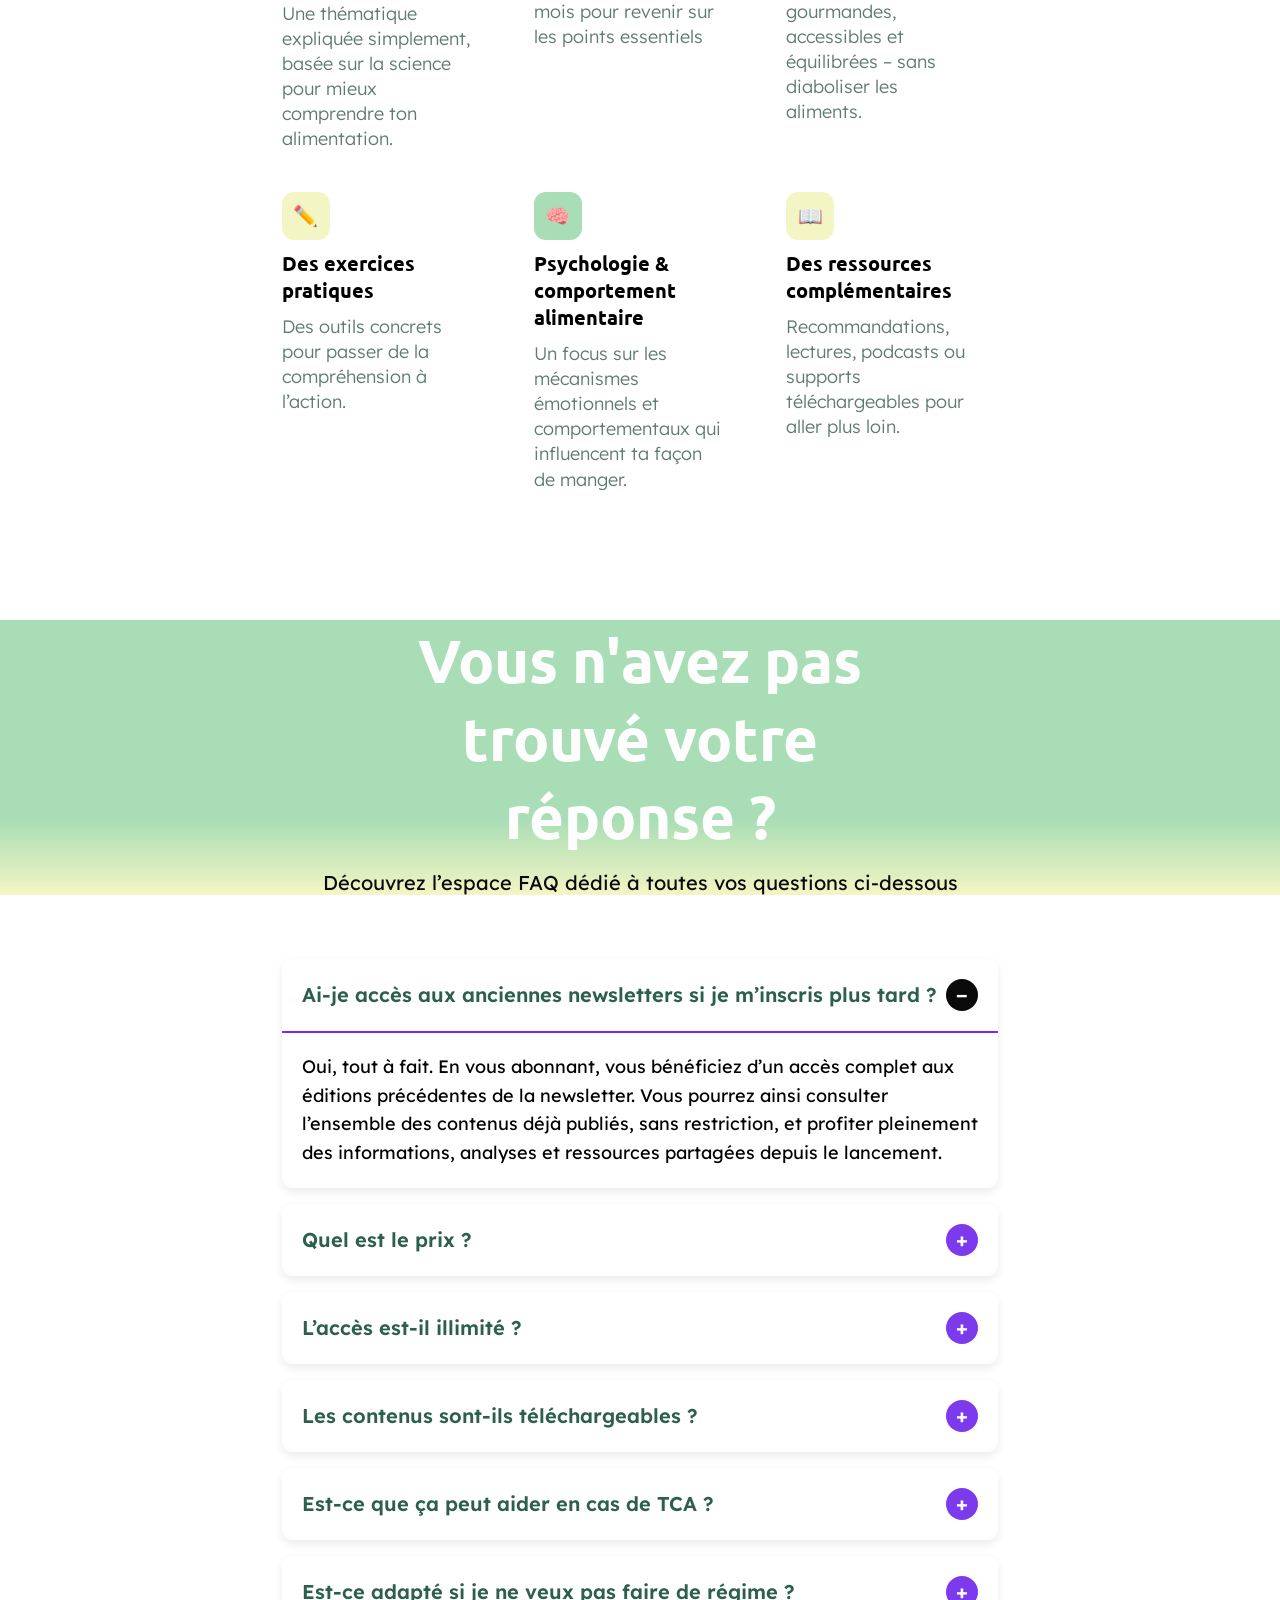
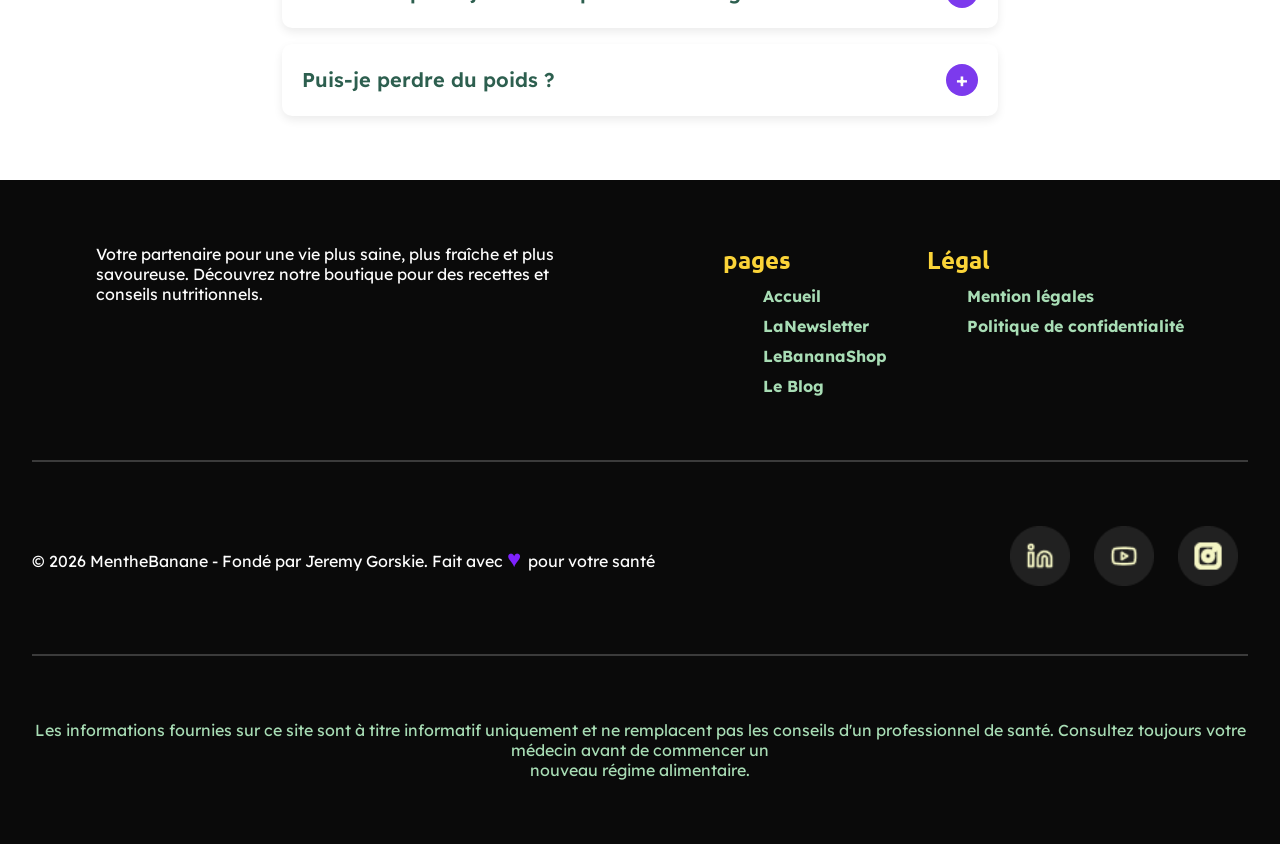
<file: newsletter.html>
<!doctype html>
<html lang="fr">
  <head>
    <meta charset="UTF-8" />
    <meta name="viewport" content="width=device-width, initial-scale=1.0" />
    <title>Menthe-Banane</title>
    <link rel="stylesheet" href="style.css" />
    <link rel="preconnect" href="https://fonts.googleapis.com" />
    <link rel="preconnect" href="https://fonts.gstatic.com" crossorigin />
    <link
      href="https://fonts.googleapis.com/css2?family=Caveat+Brush&family=Lexend:wght@100..900&family=Ubuntu:ital,wght@0,300;0,400;0,500;0,700;1,300;1,400;1,500;1,700&display=swap"
      rel="stylesheet"
    />
  </head>
  <body>
    <header>
      <nav>
        <a href="index.html"><img src="img/logo.png" alt="" /></a>
        <ul>
          <li><a href="index.html">Accueil</a></li>
          <li><a class="click-nav" href="newsletter.html">LaNewsletter</a></li>
          <li><a href="bananaShop.html">LeBananaShop</a></li>
          <li><a href="blog.html">Le Blog</a></li>
        </ul>
      </nav>
      <hr class="hr-header" />
    </header>

    <main>
      <section class="hero">
        <div class="hero-container">
          <h1><img src="img/logo.png" alt="Menthe Banane" /></h1>
          <p class="hero-subtitle">La newsletter qui change tes habitudes</p>
        </div>
      </section>

      <section class="section newsletter">
        <h2>
          Recevez chaque semaine des conseils d'experts, des recettes
          équilibrées <br />et les dernières découvertes en nutrition
        </h2>
        <div>
          <h3>Je me lance !</h3>
          <p>Commencez votre voyage vers une meilleure santé aujourd'hui</p>
          <form action="">
            <div class="form-group">
              <label for="name">Prénom</label>
              <input
                type="text"
                id="name"
                name="name"
                placeholder="Votre prénom"
                required
              />
            </div>

            <div class="form-group">
              <label for="email">Adresse email</label>
              <input
                type="email"
                id="email"
                name="email"
                placeholder="votre@email.com"
                required
              />
            </div>

            <button type="submit">✉ M'inscrire gratuitement</button>

            <p id="small-text">
              ✓ Gratuit • ✓ Sans engagement • ✓ Désinscription en 1 clic
            </p>
          </form>
        </div>
      </section>

      <section class="section-2">
        <div class="features">
          <div class="feature">
            <div class="icon green">🌙</div>
            <h3>Nutrition et alimentation</h3>
            <p>
              Une thématique expliquée simplement, basée sur la science pour
              mieux comprendre ton alimentation.
            </p>
          </div>

          <div class="feature">
            <div class="icon yellow">☁️</div>
            <h3>C</h3>
            <p>Une Visio chaque mois pour revenir sur les points essentiels</p>
          </div>

          <div class="feature">
            <div class="icon green">🍴</div>
            <h3>Des recettes plaisir</h3>
            <p>
              Des recettes gourmandes, accessibles et équilibrées – sans
              diaboliser les aliments.
            </p>
          </div>

          <div class="feature">
            <div class="icon yellow">✏️</div>
            <h3>Des exercices pratiques</h3>
            <p>
              Des outils concrets pour passer de la compréhension à l’action.
            </p>
          </div>

          <div class="feature">
            <div class="icon green">🧠</div>
            <h3>Psychologie & comportement alimentaire</h3>
            <p>
              Un focus sur les mécanismes émotionnels et comportementaux qui
              influencent ta façon de manger.
            </p>
          </div>

          <div class="feature">
            <div class="icon yellow">📖</div>
            <h3>Des ressources complémentaires</h3>
            <p>
              Recommandations, lectures, podcasts ou supports téléchargeables
              pour aller plus loin.
            </p>
          </div>
        </div>
      </section>

      <div class="faq-band">
        <h2>Vous n'avez pas trouvé votre réponse ?</h2>
        <p>Découvrez l’espace FAQ dédié à toutes vos questions ci-dessous</p>
      </div>

      <section class="section">
        <div class="faq">
          <div class="faq-item active">
            <button class="faq-question">
              Ai-je accès aux anciennes newsletters si je m’inscris plus tard ?
              <span class="iconNews"></span>
            </button>

            <div class="faq-answer">
              Oui, tout à fait. En vous abonnant, vous bénéficiez d’un accès
              complet aux éditions précédentes de la newsletter. Vous pourrez
              ainsi consulter l’ensemble des contenus déjà publiés, sans
              restriction, et profiter pleinement des informations, analyses et
              ressources partagées depuis le lancement.
            </div>
          </div>

          <div class="faq-item">
            <button class="faq-question">
              Quel est le prix ?
              <span class="iconNews"></span>
            </button>
            <div class="faq-answer">
              Le tarif est fixé à 8 € par mois, sans engagement de durée. Cela
              signifie que vous pouvez résilier à tout moment, librement, sans
              frais supplémentaires ni pénalités.
            </div>
          </div>

          <div class="faq-item">
            <button class="faq-question">
              L’accès est-il illimité ?
              <span class="iconNews"></span>
            </button>
            <div class="faq-answer">
              Tant que ton abonnement est actif, tu as accès à l’ensemble du
              contenu. Les newsletters restent disponibles pendant toute la
              durée de ton abonnement.
            </div>
          </div>

          <div class="faq-item">
            <button class="faq-question">
              Les contenus sont-ils téléchargeables ?
              <span class="iconNews"></span>
            </button>
            <div class="faq-answer">
              Oui, certains contenus sont téléchargeables. Chaque mois, vous
              avez accès à des fichiers et supports pratiques spécialement
              conçus pour être enregistrés et utilisés à votre rythme.
            </div>
          </div>

          <div class="faq-item">
            <button class="faq-question">
              Est-ce que ça peut aider en cas de TCA ?
              <span class="iconNews"></span>
            </button>
            <div class="faq-answer">
              La newsletter peut donner des pistes de réflexion et des outils
              utiles. Cependant, en cas de troubles du comportement alimentaire,
              un suivi pluridisciplinaire (médecin, psychologue, diététicien…)
              reste essentiel. La newsletter ne remplace pas un accompagnement
              thérapeutique.
            </div>
          </div>

          <div class="faq-item">
            <button class="faq-question">
              Est-ce adapté si je ne veux pas faire de régime ?
              <span class="iconNews"></span>
            </button>
            <div class="faq-answer">
              Oui. Justement. Ici, on travaille la compréhension, l’apaisement
              et l’équilibre — pas la restriction.
            </div>
          </div>

          <div class="faq-item">
            <button class="faq-question">
              Puis-je perdre du poids ?
              <span class="iconNews"></span>
            </button>
            <div class="faq-answer">
              Pas de fausses promesses ici ! Tu peux en rééquilibrant ton
              alimentation et en travaillant sur tes sensations alimentaires,
              ton rapport au corps et à l’alimentation mais le poids est une
              affaire complexe et multifactorielle, donc je ne peux pas te
              l’assurer !
            </div>
          </div>
        </div>
      </section>
    </main>

  <footer>
      <div class="footer-up">
        <p>
          Votre partenaire pour une vie plus saine, plus fraîche et plus
          savoureuse. Découvrez notre boutique pour des recettes et conseils
          nutritionnels.
        </p>
        <div class="link-container">
          <div class="link-footer">
            <h4>pages</h4>
            <ul>
              <li><a href="index.html">Accueil</a></li>
              <li><a href="newsletter.html">LaNewsletter</a></li>
              <li><a href="banana.html">LeBananaShop</a></li>
              <li><a href="blog.html">Le Blog</a></li>
            </ul>
          </div>
          <div class="link-footer">
            <h4>Légal</h4>
            <ul>
              <li><a href="#">Mention légales</a></li>
              <li><a href="#">Politique de confidentialité</a></li>
            </ul>
          </div>
        </div>
      </div>

      <hr class="hr-footer" />

      <div class="footer-midle">
        <p>
          © 2026 MentheBanane - Fondé par Jeremy Gorskie. Fait avec 
          <span> ♥ </span> pour votre santé
        </p>
        <div>
          <a target="_blank" href="https://www.linkedin.com/in/jeremy-gorskie-aa960a170/"><img src="img/Link.png" alt="" /></a>
          <a target="_blank" href="https://www.youtube.com/@Menthe_Banane"><img src="img/yout.png" alt="" /></a>
          <a target="_blank" href="https://www.instagram.com/menthe_banane/"><img src="img/insta.png" alt="" /></a>
        </div>
      </div>

      <hr class="hr-footer" />

      <p class="light-green footer-down">
        Les informations fournies sur ce site sont à titre informatif uniquement
        et ne remplacent pas les conseils d'un professionnel de santé. Consultez
        toujours votre médecin avant de commencer un <br> nouveau régime alimentaire.
      </p>
    </footer>

    <script src="app.js"></script>
  </body>
</html>
</file>
<file: style.css>
:root {
  --green: #25d99f;
  --light-green: #a8ddb5;
  --dark-green: #2d5f4f;
  --violet: #7f22fe;
  --white: #fdfdfd;
  --black: #0a0a0a;
  --yellow: #fbd438;
  --light-yellow: #f4f5c4;
  --text-muted: #7a9c7b;
  --radius: 20px;
  --text-mid: #3d5a3e;
  --shadow: 0 1px 25px rgba(10, 10, 10, 0.2);
}
/*-------------- GENERAL --------------*/
* {
  margin: 0;
  box-sizing: border-box;
  font-family: "Lexend", sans-serif;
}

h1,
h2,
h3,
h4,
h5,
h6 {
  font-family: "Ubuntu", sans-serif;
}

.flex {
  display: flex;
}

nav {
  display: flex;
  justify-content: space-between;
  align-items: center;
  padding: 20px;
  background-color: var(--white);
  margin: 0 4rem;

  a {
    text-decoration: none;
    color: var(--black);
  }
  img {
    width: 50px;
  }

  ul {
    display: flex;
    list-style: none;
    gap: 20px;

    li {
      a {
        background-color: var(--light-green);
        border-radius: 40px;
        padding: 10px 20px;
        transition: color 0.3s;
        font-weight: 400;

        &:hover {
          color: var(--white);
          background-color: var(--dark-green);
        }
      }
    }
  }
}

.click-nav {
  color: var(--white);
  background-color: var(--dark-green);
  box-shadow: 0px 4px 15px -4px black;
  font-weight: bold;
  &:hover {
    color: var(--white);
    background-color: var(--light-green);
  }
}

.hero {
  min-height: 50vh;
  display: flex;
  align-items: center;
  justify-content: center;
  text-align: center;
  padding: 80px 20px;

  background: linear-gradient(
    145deg,
    rgba(244, 245, 196, 0.15) 0%,
    rgba(168, 221, 181, 0.15) 100%
  );
}

#index-hero {
  justify-content: space-evenly;
}

.hero-container {
  max-width: 700px;
  img {
    width: 200px;
  }
}

.hero h1 {
  font-size: 90px;
  margin-bottom: 20px;
  font-weight: 700;

  span {
    font-family: "Ubuntu";
  }
}

.light-green {
  color: var(--light-green);
}

.dark-green {
  color: var(--dark-green);
}

.hero-subtitle {
  font-size: 24px;
  color: var(--black);
  margin-bottom: 40px;
  font-weight: 500;
}

.hr-header {
  border: 3px solid var(--light-yellow);
}

.hr-footer {
  border: 1px solid rgba(253, 253, 253, 0.2);
  max-width: 95%;
  margin: 0 auto;
}

footer {
  background-color: var(--black);
}

.footer-up {
  display: flex;
  justify-content: space-between;
  align-items: start;
  padding: 4rem;
  color: var(--white);
  margin: 0px 2rem;
  p {
    max-width: 500px;
  }
}

.footer-midle {
  display: flex;
  max-width: 95%;
  margin: 0 auto;
  justify-content: space-between;
  padding: 4rem 0;
  color: var(--white);
  align-items: center;

  img {
    width: 60px;
    margin: 0 10px;
  }

  p {
    font-size: 16px;
  }

  span {
    color: var(--violet);
    font-size: 24px;
  }
}

.footer-down {
  text-align: center;
  padding: 4rem 0;
}

.link-container {
  display: flex;
  gap: 40px;
}

.link-footer {
  display: flex;
  gap: 10px;
  flex-direction: column;
  h4 {
    font-size: 24px;
    color: var(--yellow);
  }
  ul {
    list-style: none;
    display: flex;
    flex-direction: column;
    gap: 10px;
  }
  a {
    text-decoration: none;
    color: var(--light-green);
    font-weight: bold;
    transition: color 0.3s;

    &:hover {
      color: var(--green);
    }
  }
}

.section {
  max-width: 80%;
  margin: 0 auto;
  padding: 4rem;
  text-align: center;
}

.section-2 {
  max-width: 80%;
  margin: 4rem auto;
  padding: 4rem;
}

/*-------------- INDEX --------------*/
.btn {
  font-weight: 800;
  font-size: 18px;
  cursor: pointer;

  a {
    text-decoration: none;
    color: var(--black);
  }
}

.cta-1 {
  background-color: var(--light-green);
  border: none;
  border-radius: 35px;
  box-shadow: 0 0px 15px var(--light-green);
  padding: 21px 2rem;
}

.cta-1:hover {
  transform: translateY(-4px);
  transition: 0.2s;
}

.cta-2 {
  padding: 1rem 2rem;
  border: 5px solid var(--dark-green);
  border-radius: 45px;
}

.cta-2:hover {
  transform: translateY(-4px);
  transition: 0.2s;
}

/*----- CAROUSSEL ------*/
.carousel-wrapper {
  position: relative;
  flex-shrink: 0;
  width: clamp(220px, 35vw, 380px);
  height: calc(50vh - 40px);
  min-height: 260px;
  display: flex;
  align-items: center;
  justify-content: center;
}

/* Stack of cards */
.carousel-track {
  position: relative;
  width: 100%;
  height: 100%;
  display: flex;
  align-items: center;
  justify-content: center;
}

.carousel-slide {
  position: absolute;
  width: 62%;
  aspect-ratio: 3/4;
  border-radius: 18px;
  overflow: hidden;
  transition:
    transform 0.45s cubic-bezier(0.4, 0, 0.2, 1),
    opacity 0.45s ease,
    box-shadow 0.45s ease;
  cursor: pointer;
  text-decoration: none;
  display: block;
}

/* positions: prev-far | prev | active | next | next-far */
.carousel-slide[data-pos="-2"] {
  transform: translateX(-74%) scale(0.72);
  opacity: 0.25;
  z-index: 1;
  pointer-events: none;
}
.carousel-slide[data-pos="-1"] {
  transform: translateX(-52%) scale(0.84);
  opacity: 0.55;
  z-index: 2;
}
.carousel-slide[data-pos="0"] {
  transform: translateX(0) scale(1);
  opacity: 1;
  z-index: 4;
  box-shadow: 0 20px 50px rgba(0, 0, 0, 0.22);
}
.carousel-slide[data-pos="1"] {
  transform: translateX(52%) scale(0.84);
  opacity: 0.55;
  z-index: 2;
}
.carousel-slide[data-pos="2"] {
  transform: translateX(74%) scale(0.72);
  opacity: 0.25;
  z-index: 1;
  pointer-events: none;
}
/* hide slides further away */
.carousel-slide[data-pos="3"],
.carousel-slide[data-pos="-3"],
.carousel-slide[data-pos="4"],
.carousel-slide[data-pos="-4"] {
  opacity: 0;
  pointer-events: none;
  z-index: 0;
}

.carousel-slide img {
  width: 100%;
  height: 100%;
  object-fit: cover;
  display: block;
  pointer-events: none;
}

/* Arrows */
.carousel-btn {
  position: absolute;
  top: 50%;
  transform: translateY(-50%);
  z-index: 10;
  width: 36px;
  height: 36px;
  border-radius: 100%;
  background: var(--black);
  color: var(--violet);
  border: none;
  cursor: pointer;
  display: flex;
  align-items: center;
  justify-content: center;

  transition:
    background 0.2s,
    transform 0.15s;
  box-shadow: 0 4px 14px rgba(0, 0, 0, 0.25);
  font-size: 25px;
}
.carousel-btn:hover {
  background: #333;
  transform: translateY(-50%) scale(1.1);
}
.carousel-btn.prev {
  left: 0;
}
.carousel-btn.next {
  right: 0;
}

/* Dots */
.carousel-dots {
  position: absolute;
  bottom: 6px;
  left: 50%;
  transform: translateX(-50%);
  display: flex;
  gap: 7px;
  z-index: 10;
}
.carousel-dot {
  width: 28px;
  height: 9px;
  border-radius: 999px;
  background: #c5c5c5;
  border: none;
  cursor: pointer;
  transition:
    background 0.25s,
    width 0.25s;
  padding: 0;
}
.carousel-dot.active {
  background: var(--violet);
  width: 36px;
}

/*----- --------- ------*/
.hero-header {
  text-align: center;
  padding: 2.5rem 1rem 1rem;
  background: var(--white);
}
.hero-header h2 {
  font-size: 60px;
  color: var(--dark-green);
  font-weight: 800;
  letter-spacing: -0.5px;
}
.hero-header p {
  font-size: 20px;
  color: var(--black);
  margin-top: 0.3rem;
  font-weight: 600;
}
.hero-header .leaf-icon {
  display: inline-block;
  margin-top: 0.6rem;
  font-size: 1.6rem;
}

/* ── BIO SECTION ── */
.bio-section {
  max-width: 1300px;
  margin: 2rem auto;
  padding: 0 1.5rem;
  display: grid;
  grid-template-columns: 1fr 1.6fr;
  gap: 10rem;
  align-items: start;
}
.bio-photo {
  height: 100%;
  aspect-ratio: 3/4;
  object-fit: cover;
  border-radius: var(--radius);
  background: #d4e8d0;
  display: block;
}
.bio-text h3 {
  font-family: "Lexend", sans-serif;
  font-size: 45px;
  color: var(--black);
  font-weight: 700;
  line-height: 1.25;
  margin-bottom: 1rem;
}

.bio-text p {
  font-size: 18px;
  line-height: 1.75;
  color: var(--black);
  font-weight: 400;
}

/* ── SOCIAL SECTION ── */
.social-section {
  max-width: 1000px;
  margin: 3.5rem auto 0;
  padding: 0 1.5rem;
  text-align: center;
}
.social-section h2 {
  font-size: 60px;
  font-weight: 800;
  line-height: 1.2;
  color: var(--dark-green);
}
.social-section > p {
  font-size: 20px;
  color: var(--black);
  margin: 0.5rem 0 2rem;
  font-weight: 600;
}
.social-grid {
  display: grid;
  grid-template-columns: repeat(4, 1fr);
  gap: 1.2rem;
}
.index-lign {
  margin: 0 40%;
  border: none;
  border-radius: 100px;
  padding: 2px;
  background: linear-gradient(
    90deg,
    rgba(10, 10, 10, 0) 0%,
    var(--light-green) 50%,
    rgba(10, 10, 10, 0) 100%
  );
  margin-bottom: 2rem;
}
.social-card {
  background: none;
  border-radius: var(--radius);
  padding: 1.5rem 1rem;
  display: flex;
  flex-direction: column;
  align-items: center;
  gap: 0.6rem;
  transition:
    transform 0.2s,
    box-shadow 0.2s;
  cursor: pointer;
}
.social-card:hover {
  transform: translateY(-4px);
}
.social-icon-wrap {
  border-radius: 14px;
  display: flex;
  align-items: center;
  justify-content: center;
  overflow: hidden;
}
.social-icon-wrap img {
  width: 100px;
  object-fit: contain;
}
.social-card h3 {
  font-size: 18px;
  font-weight: 700;
  color: var(--violet);
}
.social-card p {
  font-size: 14px;
  color: var(--black);
  font-weight: 400;
}

/* ── NEWSLETTER BAND ── */
.newsletter-band {
  background: linear-gradient(
    0deg,
    var(--light-green) 0%,
    var(--light-yellow) 62%
  );
  margin: 3.5rem 0 0;
  padding: 2.5rem 1.5rem;
}
.newsletter-inner {
  display: flex;
  justify-content: space-evenly;
  align-items: center;
  max-width: 75%;
  margin: 0 auto;
  padding: 3rem;
  border: 5px solid var(--white);
  border-radius: 25px;
  background-color: rgba(255, 255, 255, 0.15);
}
.newsletter-text {
  text-align: center;
}
.newsletter-text h2 {
  font-size: 60px;
  font-weight: 800;
  color: var(--dark-green);
  padding-bottom: 1rem;
}
.newsletter-text h3 {
  font-size: 24px;
  font-weight: 700;
  color: var(--green-dark);
  padding-bottom: 1rem;
}
.newsletter-text p {
  font-size: 20px;
  color: var(--black);
  font-weight: 400;
  padding-bottom: 1rem;
}
.btn-green-index {
  background: var(--black);
  color: var(--light-yellow);
  border: none;
  border-radius: 50px;
  font-size: 20px;
  padding: 1rem 2rem;
  font-weight: 500;
  cursor: pointer;
  transition:
    background 0.2s,
    transform 0.15s;
}
.btn-green-index:hover {
  background: var(--black);
  transform: scale(1.03);
}
.newsletter-img {
  object-fit: cover;
  border-radius: 14px;
  background: #c8dfc5;
  flex-shrink: 0;
}

/* ── BOOKS SECTION ── */
.books-section {
  max-width: 1000px;
  margin: 3.5rem auto 4rem;
  padding: 0 1.5rem;
}
.books-header {
  text-align: center;
  margin-bottom: 2rem;
}
.books-header h2 {
  font-family: "Ubuntu";
  font-size: 60px;
  font-weight: 600;
  color: var(--text-dark);
}
.books-header p {
  font-size: 20px;
  color: var(--black);
  margin-top: 0.4rem;
  font-weight: 400;
}
.books-grid {
  display: grid;
  grid-template-columns: 1fr 1fr;
  gap: 1.5rem;
}
.book-card {
  background: var(--white);
  border-radius: var(--radius);
  overflow: hidden;
  box-shadow: 0 4px 20px rgba(100, 180, 100, 0.08);
  display: flex;
  flex-direction: column;
  transition:
    transform 0.2s,
    box-shadow 0.2s;
}
.book-card:hover {
  transform: translateY(-4px);
  box-shadow: 0 10px 32px rgba(100, 180, 100, 0.18);
}
.book-cover {
  width: 100%;
  aspect-ratio: 4/3;
  object-fit: cover;
  background: linear-gradient(135deg, #c8e6c0, #a5d6a7);
  display: block;
}
.book-body {
  padding: 1.2rem 1.4rem 1.6rem;
}
.book-body hr {
  border: none;
  border-top: 4px solid var(--dark-green);
  margin-bottom: 1rem;
  margin-right: 85%;
  border-radius: 40px;
}
.book-body h3 {
  font-size: 24px;
  font-weight: 700;
  color: var(--dark-green);
  margin-bottom: 0.5rem;
}
.book-body p {
  font-size: 16px;
  color: var(--black);
  line-height: 1.65;
  font-weight: 400;
  margin-bottom: 1rem;
}
.btn-outline-book {
  background-color: var(--light-yellow);
  color: var(--black);
  border: none;
  border-radius: 15px;
  padding: 1rem 2rem;
  font-size: 16px;
  font-weight: 700;
  cursor: pointer;
  transition:
    background 0.2s,
    color 0.2s;
}
.btn-outline-book:hover {
  background-color: var(--dark-green);
  color: var(--white);
}

/*-------------- BLOG --------------*/
/* ── SECTION ── */
.blog.section {
  width: 80%;
  margin: 0 auto;
  padding: 64px 0 80px;
}

/* ── GRID ── */
.blog-grid {
  display: grid;
  grid-template-columns: repeat(3, 1fr);
  grid-template-rows: auto;
  gap: 28px;
}

/* ── CARD BASE ── */
.card {
  background: var(--white);
  border-radius: 20px;
  overflow: hidden;
  display: flex;
  flex-direction: column;
  transition:
    transform 0.25s ease,
    box-shadow 0.25s ease;
  cursor: pointer;
}

.card:hover {
  transform: translateY(-4px);
  box-shadow: 0 16px 40px rgba(26, 26, 24, 0.1);
}

/* ── HERO CARD ── */
.card-large {
  grid-column: 1 / 3;
  grid-row: 1 / 2;
  flex-direction: row;
  align-items: stretch;
}

.card-large .card-image {
  width: 52%;
  flex-shrink: 0;
  aspect-ratio: unset;
}

.card-large .card-image img {
  width: 100%;
  height: 100%;
  object-fit: cover;
  display: block;
  object-position: center;
}

.card-large .card-content {
  padding: 36px 32px;
  display: flex;
  flex-direction: column;
  justify-content: center;
  gap: 14px;
  border-bottom: 1px solid var(--violet);
  border-right: 1px solid var(--violet);
  border-top: 1px solid var(--violet);
  border-radius: 0 20px 20px 0;
}

.card-large h2 {
  font-size: 26px;
  font-weight: 700;
  line-height: 1.35;
  color: var(--black);
}

.card-large p {
  font-size: 16px;
  line-height: 1.7;
  color: var(--dark-green);
  font-weight: 600;
}

/* ── REGULAR CARDS ── */
.card:not(.card-large) .card-image {
  width: 100%;
  aspect-ratio: 16 / 9;
  overflow: hidden;
}

.card:not(.card-large) .card-image img {
  width: 100%;
  height: 100%;
  object-fit: cover;
  display: block;
  transition: transform 0.4s ease;
}

.card:not(.card-large):hover .card-image img {
  transform: scale(1.04);
}

.card:not(.card-large) .card-content {
  padding: 20px 22px 22px;
  display: flex;
  flex-direction: column;
  gap: 10px;
  flex: 1;
  border-bottom: 1px solid var(--violet);
  border-left: 1px solid var(--violet);
  border-right: 1px solid var(--violet);
  border-radius: 0 0 20px 20px;
}

.card:not(.card-large) h3 {
  font-size: 26px;
  font-weight: 600;
  line-height: 1.4;
  color: var(--black);
}

.card:not(.card-large) p {
  font-size: 16px;
  line-height: 1.65;
  color: var(--dark-green);
  font-weight: 600;
  flex: 1;
}

/* ── TAG ── */
.tag {
  display: inline-block;
  background: var(--light-yellow);
  color: var(--dark-green);
  font-size: 0.7rem;
  font-weight: 500;
  letter-spacing: 0.08em;
  text-transform: uppercase;
  padding: 4px 10px;
  border-radius: 20px;
  align-self: flex-start;
}

/* ── READING TIME ── */
.reading-time {
  font-size: 0.78rem;
  color: var(--violet);
  display: flex;
  align-items: center;
  gap: 5px;
}

.reading-time::before {
  content: "";
  display: inline-block;
  width: 14px;
  height: 14px;
  background-image: url("data:image/svg+xml,%3Csvg xmlns='http://www.w3.org/2000/svg' viewBox='0 0 24 24' fill='none' stroke='%237a7570' stroke-width='2'%3E%3Ccircle cx='12' cy='12' r='10'/%3E%3Cpolyline points='12 6 12 12 16 14'/%3E%3C/svg%3E");
  background-size: contain;
  background-repeat: no-repeat;
  opacity: 0.7;
}

/* ── META ── */
.card-meta {
  display: flex;
  align-items: center;
  gap: 12px;
  font-size: 0.78rem;
  color: var(--violet);
  padding-top: 8px;
  border-top: 1px solid rgba(10, 10, 10, 0.2);
  margin-top: auto;
}

.card-meta span:not(:last-child)::after {
  content: "·";
  margin-left: 12px;
  opacity: 0.4;
}


/*-------------- NEWSLETTER --------------*/

/*FEATURE*/
.features {
  display: grid;
  grid-template-columns: repeat(3, 1fr);
  gap: 40px;
  max-width: 80%;
  margin: auto;
}

.feature {
  display: flex;
  flex-direction: column;
  gap: 10px;

  h3 {
    margin: 0;
    font-size: 20px;
    font-weight: 700;
  }

  p {
    max-width: 90%;
    margin: 0;
    font-size: 18px;
    color: #5f7a6f;
    line-height: 1.4;
    font-weight: 300;
  }
}

.icon {
  width: 48px;
  height: 48px;
  display: flex;
  align-items: center;
  justify-content: center;
  border-radius: 12px;
  font-size: 20px;
}

.green {
  background-color: var(--light-green);
}

.yellow {
  background-color: var(--light-yellow);
}

/*-------- FAQ -------*/

.newsletter h2 {
  color: var(--dark-green);
  font-weight: 400;
  line-height: 1.6;
  margin-bottom: 64px;
}

/* CARD */
.newsletter > div {
  background: white;
  padding: 60px 10%;
  border-radius: 18px;
  max-width: 800px;
  margin: auto;
  box-shadow: 0 20px 40px rgba(0, 0, 0, 0.2);
}

/* TITLES */
.newsletter h3 {
  margin-bottom: 1rem;
  color: var(--dark-green);
  font-weight: 600;
  font-size: 20px;
}

.newsletter {
  p {
    color: var(--dark-green);
    margin-bottom: 30px;
    font-size: 18px;
    font-weight: 300;
  }
}

/* FORM */
.form-group {
  text-align: left;
  margin-bottom: 18px;
}
form {
  label {
    font-size: 14px;
    color: var(--dark-green);
    display: block;
    margin-bottom: 8px;
  }

  /* INPUTS */
  input {
    width: 100%;
    padding: 10px 14px;
    border-radius: 15px;
    border: none;
    background: var(--light-green);
    font-size: 14px;
  }

  input::placeholder {
    color: var(--black);
  }

  /* BUTTON */
  button {
    width: 100%;
    padding: 10px;
    background: var(--dark-green);
    border: none;
    border-radius: 15px;
    color: var(--white);
    font-size: 15px;
    cursor: pointer;
    margin-top: 10px;
  }

  button:hover {
    background: #244a40;
  }
}

/* SMALL TEXT */
#small-text {
  margin-top: 16px;
  font-size: 14px;
  color: var(--violet);
}

/* QUETION */

.faq-band {
  background: linear-gradient(
    180deg,
    var(--light-green) 72%,
    var(--light-yellow) 100%
  );
  min-height: 30vh;
  display: flex;
  flex-direction: column;
  align-items: center;
  justify-content: center;

  h2 {
    text-align: center;
    color: var(--white);
    font-size: 60px;
    max-width: 40%;
    padding-bottom: 1rem;
  }
  p {
    font-size: 20px;
    color: var(--black);
  }
}

.faq {
  max-width: 80%;
  margin: auto;
  display: flex;
  flex-direction: column;
  gap: 16px;
  text-align: left;
}

.faq-item {
  background: white;
  border-radius: 10px;
  box-shadow: 0 4px 10px rgba(0, 0, 0, 0.08);
  overflow: hidden;
}

.faq-question {
  width: 100%;
  color: var(--dark-green);
  background: none;
  border: none;
  padding: 20px;
  font-size: 20px;
  font-weight: 600;
  cursor: pointer;
  display: flex;
  justify-content: space-between;
  align-items: center;
}

.faq-answer {
  padding: 20px;
  border-top: 2px solid var(--violet);
  line-height: 1.6;
  display: none;
  font-size: 18px;
}

.faq-item.active .faq-answer {
  display: block;
}

/* bouton + */
.iconNews {
  width: 32px;
  height: 32px;
  border-radius: 50%;
  background: #7c3aed;
  display: flex;
  align-items: center;
  justify-content: center;
  color: var(--white);
  font-size: 20px;
}

.iconNews::before {
  content: "+";
}

/* quand ouvert */
.faq-item.active .iconNews {
  background: var(--black);
}

.faq-item.active .iconNews::before {
  content: "−";
}

/*------------ BANANA SHOP---------*/
/* ── UTILITIES ──────────────────────────────────────── */
.container {
  max-width: 1100px;
  margin: 0 auto;
  padding: 0 24px;
}
.container-shop {
  max-width: 80%;
  margin: 0 auto;
  padding: 0 24px;
}
.offer-back {
  padding: 2rem 0rem;
  background: linear-gradient(
    0deg,
    var(--light-green) 0%,
    var(--light-yellow) 62%
  );
}

.btn-green {
  display: inline-flex;
  align-items: center;
  gap: 8px;
  background: var(--light-green);
  color: var(--black);
  border: none;
  border-radius: 25px;
  padding: 1rem 2rem;
  font-size: 16px;
  font-weight: 600;
  cursor: pointer;
  transition:
    background 0.2s,
    transform 0.15s;
}
.btn-green:hover {
  background: var(--dark-green);
  color: var(--white);
  transform: translateY(-1px);
}

.btn-purple {
  display: inline-flex;
  align-items: center;
  gap: 8px;
  background: var(--violet);
  color: var(--white);
  border: none;
  border-radius: 25px;
  padding: 1rem 2rem;
  font-size: 16px;
  font-weight: 600;
  cursor: pointer;
  transition:
    background 0.2s,
    transform 0.15s;
}
.btn-purple:hover {
  background: var(--dark-green);
  color: var(--white);
  transform: translateY(-1px);
}

.btn-outline {
  display: inline-flex;
  align-items: center;
  gap: 8px;
  background: transparent;
  color: var(--green);
  border: 2px solid var(--green);
  border-radius: 8px;
  padding: 10px 20px;
  font-size: 0.9rem;
  font-weight: 600;
  cursor: pointer;
  transition: all 0.2s;
}
.btn-outline:hover {
  background: var(--green);
  color: var(--white);
}

/* ── SHOP GRID ──────────────────────────────────────── */
.shop {
  padding: 60px 0;
}
.shop-grid {
  display: grid;
  grid-template-columns: repeat(3, 1fr);
  gap: 24px;
}

.product-card {
  background: var(--white);
  border: none;
  border-radius: 12px;
  overflow: hidden;
  box-shadow: var(--shadow);
  display: flex;
  flex-direction: column;
  transition:
    transform 0.2s,
    box-shadow 0.2s;
}
.product-card:hover {
  transform: translateY(-4px);
  box-shadow: 0 8px 32px rgba(0, 0, 0, 0.12);
}

.product-card .card-img {
  width: 100%;
  height: 100%;
  object-fit: cover;
  object-position: center;
  background: var(--light-green);
}
/* placeholder image when no src */
.card-img-placeholder {
  width: 100%;
  height: 400px;
  background: linear-gradient(135deg, var(--light-green) 0%, #a8d5b5 100%);
  display: flex;
  align-items: center;
  justify-content: center;
  font-size: 2.5rem;
}

.card-body {
  padding: 18px;
  flex: 1;
  display: flex;
  flex-direction: column;
  gap: 10px;
}
.card-body h3 {
  font-size: 24px;
  font-weight: 700;
  color: var(--dark-green);
}
.card-label {
  font-size: 16px;
  color: var(--black);
}

.features-shop {
  display: flex;
  flex-direction: column;
  gap: 5px;
  margin-top: 4px;
}
.features-shop li {
  font-size: 14px;
  color: var(--black);
  padding-left: 18px;
  position: relative;
}
.features-shop li::before {
  content: "✓";
  position: absolute;
  left: 0;
  color: var(--light-green);
  font-weight: 700;
}

.price {
  font-size: 36px;
  font-weight: 700;
  color: var(--violet);
  margin-top: auto;

  small {
    font-size: 20px;
    color: var(--black);
    font-weight: 400;
    text-decoration: line-through;
    padding-left: 2rem;
  }
}

.card-body .btn-green {
  width: 100%;
  justify-content: center;
  margin-top: 6px;
}

/* ── SPECIAL OFFER ──────────────────────────────────── */
.special-offer {
  background-color: rgba(255, 255, 255, 0.2);
  color: var(--white);
  border-radius: 20px;
  border: 3px solid var(--white);
  margin: 0 auto;
  padding: 48px;
  display: grid;
  grid-template-columns: 1fr 1fr;
  gap: 48px;
  align-items: center;
}

.pack {
  padding-left: 2rem;
}

.special-offer h2 {
  font-size: 48px;
  font-weight: 700;
  color: var(--dark-green);
  text-align: left;
}
.special-offer > div:first-child > p {
  margin-top: 20px;
  color: var(--black);
  text-align: left;
}
.special-offer ul {
  margin-top: 20px;
  display: flex;
  flex-direction: column;
  gap: 10px;
}
.special-offer ul li {
  padding-left: 22px;
  position: relative;
  font-size: 18px;
  opacity: 0.9;
  color: var(--black);
  text-align: left;
}

.special-offer ul li::before {
  content: "✓";
  position: absolute;
  left: 0;
  color: var(--black);
  font-weight: 700;
}

.offer-pricing {
  display: flex;
  flex-direction: column;
  gap: 6px;
  background-color: var(--white);
  padding: 2rem 0rem;
  border-radius: 30px;
  box-shadow: var(--shadow);
  justify-content: center;
  align-items: center;
}
.offer-pricing .label {
  font-size: 20px;
  letter-spacing: 0.05em;
  color: var(--black);
  font-weight: 400;
}
.offer-pricing .label-2 {
  font-size: 24px;
  letter-spacing: 0.05em;
  color: var(--black);
  font-weight: 600;
}
.old-price {
  font-size: 30px;
  text-decoration: line-through;
  color: var(--black);
}
.new-price {
  font-size: 60px;
  font-weight: 700;
  color: var(--violet);
  line-height: 1;
}
.saving {
  display: inline-block;
  background: var(--dark-green);
  color: var(--white);
  font-weight: 500;
  font-size: 16px;
  padding: 10px 15px;
  border-radius: 20px;
  width: fit-content;
  margin-bottom: 8px;
}
.offer-pricing .btn-green {
  background: var(--black);
  color: var(--light-yellow);
  font-weight: 700;
  margin-top: 8px;
}
.offer-pricing .btn-green:hover {
  background: var(--light-yellow);
  color: var(--dark-green);
}
.guarantee {
  font-size: 14px;
  color: var(--black);
}

/* ── WOOSKILL SECTION ───────────────────────────────── */
.wooskill-section {
  padding: 56px 0;
}
.wooskill-inner {
  display: grid;
  grid-template-columns: 1fr 2fr;
  gap: 48px;
  align-items: start;
  background: linear-gradient(90deg, var(--light-green) 92%, var(--white) 100%);
  padding: 2rem 4rem;
  border-radius: 30px;
  box-shadow: var(--shadow);
}
.wooskill-card {
  background: var(--white);
  border-radius: var(--radius);
  padding: 28px;
  box-shadow: var(--shadow);
}
.wooskill-card h4 {
  font-size: 1.1rem;
  font-weight: 700;
  color: var(--green-dark);
}
.wooskill-card > p {
  font-size: 0.85rem;
  color: var(--black);
  margin-top: 8px;
}
.author-row {
  display: flex;
  align-items: center;
  gap: 12px;
  margin-top: 20px;
  padding-top: 16px;
  border-top: 1px solid var(--border);
}
.author-avatar {
  border-radius: 50%;
  background: linear-gradient(135deg, var(--green-light), var(--green));
  display: flex;
  align-items: center;
  justify-content: center;
  font-size: 1.2rem;
  flex-shrink: 0;
  padding: 1rem 0;
}
.author-avatar img {
  width: 100px;
  height: 100px;
  border-radius: 50%;
  object-fit: cover;
  display: block;
}
.author-name {
  font-weight: 600;
  font-size: 0.9rem;
  color: var(--dark-green);
  font-size: 16px;
}
.author-title {
  font-size: 0.78rem;
  color: var(--black);
}
.wooskill-card .btn-green {
  margin-top: 20px;
  width: 100%;
  justify-content: center;
}

/* Conférences */
.conferences h2 {
  font-size: 1.6rem;
  font-weight: 700;
}
.conferences > p {
  color: var(--dark-green);
  margin-top: 6px;
  font-size: 0.9rem;
}
.conf-grid {
  display: grid;
  grid-template-columns: 1fr 1fr;
  gap: 20px;
  margin-top: 24px;
}

.conf-card {
  background: var(--white);
  border-radius: var(--radius);
  padding: 20px;
  box-shadow: var(--shadow);
  display: flex;
  flex-direction: column;
  gap: 10px;
}
.conf-tag {
  display: inline-block;
  background: var(--light-green);
  color: var(--black);
  font-size: 0.72rem;
  font-weight: 700;
  padding: 3px 10px;
  border-radius: 20px;
  width: fit-content;
}
.conf-img-placeholder {
  width: 100%;
  height: 110px;
  background: linear-gradient(135deg, var(--green-light) 0%, #c8e6c9 100%);
  border-radius: 8px;
  display: flex;
  align-items: center;
  justify-content: center;
  font-size: 2rem;
}
.conf-card h3 {
  font-size: 0.95rem;
  font-weight: 700;
  color: var(--dark-green);
}
.conf-card p {
  font-size: 0.82rem;
  color: var(--dark-green);
  line-height: 1.5;
}
.conf-author {
  font-size: 0.78rem;
  color: var(--black);
  font-weight: 600;
}
.conf-footer {
  display: flex;
  justify-content: space-between;
  align-items: center;
  margin-top: auto;
}
.conf-footer p {
  font-size: 0.78rem;
  color: var(--violet);
}
.conf-footer button {
  background: var(--light-yellow);
  color: var(--dark-green);
  border: none;
  border-radius: 6px;
  padding: 7px 16px;
  font-size: 0.8rem;
  font-weight: 600;
  cursor: pointer;
  transition: background 0.2s;
}
.conf-footer button:hover {
  background: var(--black);
  color: var(--white);
}

/* ── REVIEWS ────────────────────────────────────────── */
.section-sub {
  font-size: 20px;

  padding: 1rem 0;
}
.section-title {
  font-size: 60px;
}
.reviews-section {
  background: var(--green-pale);
  padding: 60px 0;
}
.reviews-header {
  text-align: center;
  margin-bottom: 36px;
}
.reviews-grid {
  display: grid;
  grid-template-columns: repeat(3, 1fr);
  gap: 20px;
}
.review-card {
  background: var(--white);
  border-radius: var(--radius);
  padding: 24px;
  box-shadow: var(--shadow);
}
.review-stars {
  margin-bottom: 10px;
}
.review-text {
  font-size: 16px;
  color: var(--black);
  line-height: 1.5;
  font-style: italic;
  margin-bottom: 14px;
}
.review-author {
  font-weight: 700;
  font-size: 18px;
  color: var(--violet);
}

/*RESPONSIVE*/

@media (max-width: 900px) {
  .features {
    grid-template-columns: repeat(2, 1fr);
  }

  .shop-grid {
    grid-template-columns: repeat(2, 1fr);
  }
  .special-offer {
    grid-template-columns: 1fr;
    gap: 32px;
  }
  .wooskill-inner {
    grid-template-columns: 1fr;
  }
  .books-grid {
    grid-template-columns: 1fr;
  }
  .reviews-grid {
    grid-template-columns: 1fr;
  }
  .conf-grid {
    grid-template-columns: 1fr;
  }
}

@media (max-width: 600px) {
  .features {
    grid-template-columns: 1fr;
  }
}
</file>
<file: banana.css>
*,
*::before,
*::after {
  box-sizing: border-box;
  margin: 0;
  padding: 0;
}
html {
  font-size: 16px;
  scroll-behavior: smooth;
}
body {
  color: var(--text);
  background: var(--white);
}
.shop {
  img {
    display: block;
    max-width: 100%;
  }
}

ul {
  list-style: none;
}
</file>
